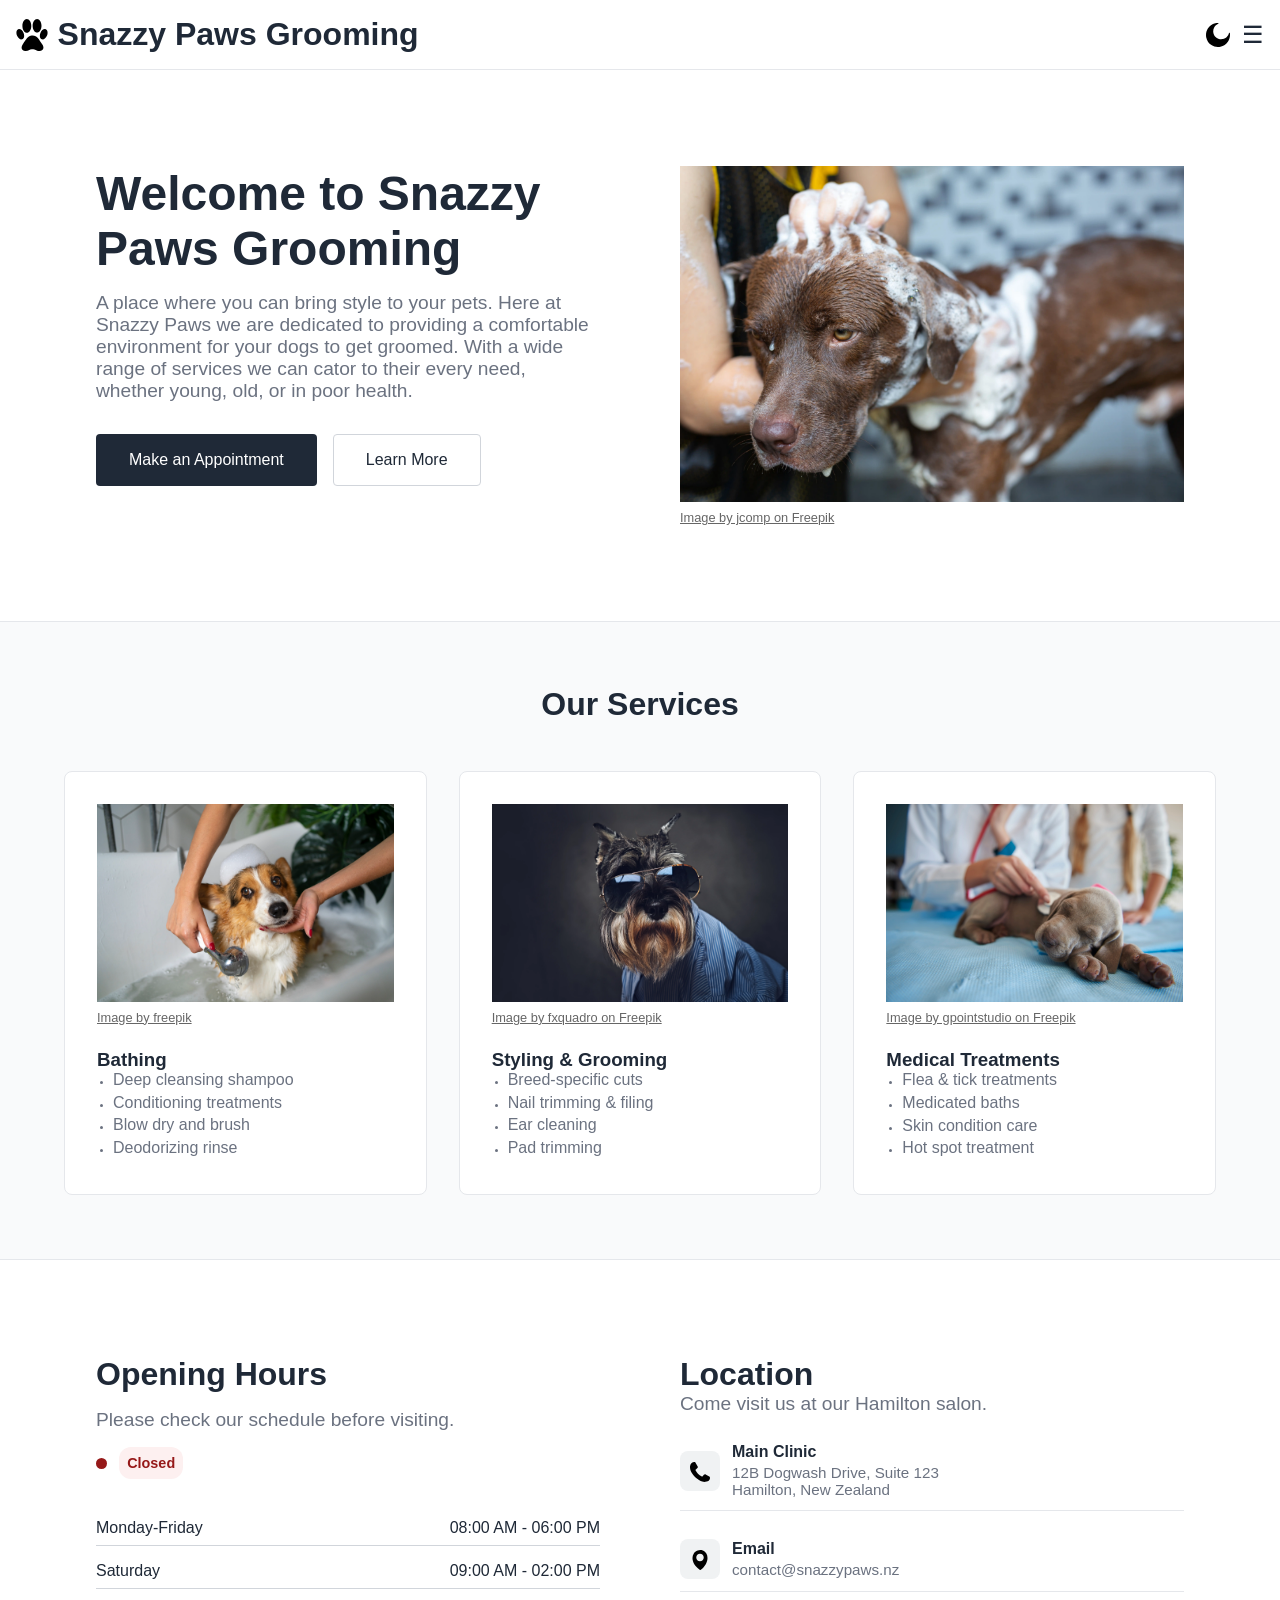
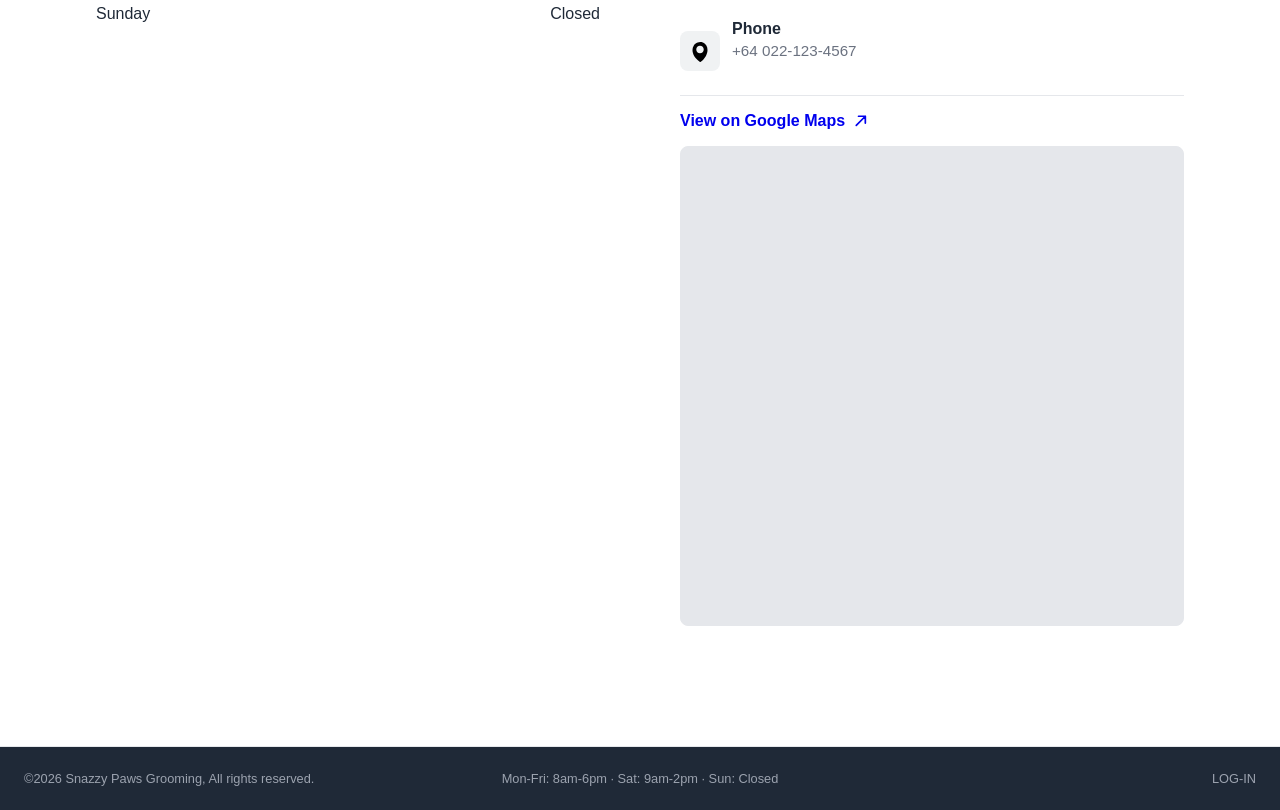
<file: index.html>
<!DOCTYPE html>
<html lang="en">

<head>
    <meta charset="UTF-8">
    <meta name="viewport" content="width=device-width, initial-scale=1.0">
    <meta name="description" content="Snazzy Paws Grooming Home.">

    <!-- Document Title + Icon -->
    <title>Home</title>
    <link rel="Icon" type="image/x-icon" href="images/icons/young_dog.svg">

    <link rel="stylesheet" href="https://www.w3schools.com/w3css/5/w3.css">
    <link rel="stylesheet" href="styles/main.css">
</head>

<body>
    <!-- Navigation Bar -->
    <header class="w3-bar">
        <!-- Icon + Title -->
        <h2 class="header-title w3-bar-item">
            <a href="index.html" class="home-link">
                <img src="images/icons/paw.svg" alt="Snazzy Paws Logo" class="nav-icon">

                <span class="full-title">Snazzy Paws Grooming</span>
                <span class="short-title">Snazzy Paws</span>
            </a>
        </h2>

        <!-- Navigation Buttons -->
        <div class="button-group desktop-nav w3-bar-item">
            <button id="theme-toggle" class="theme-toggle-btn">
                <img src="images/icons/moon.svg" alt="Toggle dark mode" class="theme-icon">
            </button>
            <a href="gallery.html" class="w3-button">Gallery</a>
            <a href="services.html" class="w3-button">View Services</a>
            <a href="contact.html" class="w3-button">Contact Us</a>
            <a href="privacy.html" class="w3-button">Privacy Policy</a>
            <a href="staff-roster.html" class="w3-button">Staff Roster</a>
            <a href="booking.html" class="dark w3-button">Book Now</a>
        </div>

        <!-- Mobile dropdown button -->
        <div class="mobile-nav w3-bar-item">
            <button id="theme-toggle-mobile" class="theme-toggle-btn">
                <img src="images/icons/moon.svg" alt="Toggle dark mode" class="theme-icon">
            </button>
            <button id="mobile-menu-toggle">☰</button>
            <div id="mobile-menu" class="mobile-menu hidden">
                <a href="gallery.html" class="w3-button">Gallery</a>
                <a href="services.html" class="w3-button">View Services</a>
                <a href="contact.html" class="w3-button">Contact Us</a>
                <a href="privacy.html" class="w3-button">Privacy Policy</a>
                <a href="staff-roster.html" class="w3-button">Staff Roster</a>
                <a href="booking.html" class="dark w3-button">Book Now</a>
            </div>
        </div>
    </header>

    <!-- Core Page Content -->
    <main>
        <!-- Welcome Section (introduction and initial image) -->
        <section class="w3-container">
            <div class="split">
                <div class="card w3-card">
                    <h1>Welcome to Snazzy Paws Grooming</h1>
                    <p>A place where you can bring style to your pets. Here at Snazzy Paws we are dedicated to providing
                        a comfortable environment for your dogs to get groomed. With a wide range of services we can
                        cator
                        to their every need, whether young, old, or in poor health.
                    </p>
                    <div class="button-group">
                        <a href="booking.html" class="dark w3-button">Make an Appointment</a>
                        <a href="services.html" class="w3-button">Learn More</a>
                    </div>
                </div>

                <!-- First image customers will see. -->
                <div class="card image-card w3-card">
                    <picture>
                        <source srcset="
                            images/gallery/jcomp_low.webp 480w,
                            images/gallery/jcomp_medium.webp 768w,
                            images/gallery/jcomp_full.webp 2000w" sizes="
                                (max-width: 480px) 480px,
                                (max-width: 768px) 768px,
                                2000px" type="image/webp">
                        <img src="images/gallery/jcomp_full.webp" class="placeholder-image"
                            alt="Dog getting cleaned with soap" loading="lazy">
                    </picture>
                    <a href="https://www.freepik.com/free-photo/young-woman-taking-bath-with-her-favorite-dog-world-dog-love-day-concept_15640405.htm#fromView=keyword&page=2&position=1&uuid=e41bf6a6-319d-4314-92cb-4e85a00b60e2&query=Dog+grooming"
                        class="image-credit">Image by jcomp on Freepik</a>
                </div>
            </div>
        </section>

        <!-- Services Preview Section -->
        <section class="dark w3-container">
            <div class="section-inner">
                <h2 class="center-text header-margin">Our Services</h2>

                <!-- Grid of Cards-->
                <div class="card-grid">
                    <div class="service-card w3-card">
                        <picture>
                            <source srcset="
                                images/gallery/dog_wash_low.webp 480w,
                                images/gallery/dog_wash_medium.webp 768w,
                                images/gallery/dog_wash_full.webp 2000w" sizes="
                                    (max-width: 480px) 480px,
                                    (max-width: 768px) 768px,
                                    2000px" type="image/webp">

                            <img src="images/gallery/dog_wash_full.webp" class="placeholder-image"
                                alt="Dog getting washed with soap" loading="lazy">
                        </picture>
                        <a href="https://www.freepik.com/free-photo/washing-pet-dog-home_30994379.htm"
                            class="image-credit half-margin">Image by freepik</a>

                        <h3 class="quarter-margin">Bathing</h3>
                        <ul>
                            <li>Deep cleansing shampoo</li>
                            <li>Conditioning treatments</li>
                            <li>Blow dry and brush</li>
                            <li>Deodorizing rinse</li>
                        </ul>
                    </div>

                    <div class="service-card w3-card">
                        <picture>
                            <source srcset="
                                images/gallery/dog_sunglasses_low.webp 480w,
                                images/gallery/dog_sunglasses_medium.webp 768w,
                                images/gallery/dog_sunglasses_full.webp 2000w" sizes="
                                    (max-width: 480px) 480px,
                                    (max-width: 768px) 768px,
                                    2000px" type="image/webp">

                            <img src="images/gallery/dog_sunglass_full.webp" class="placeholder-image"
                                alt="Dog wearing sunglasses" loading="lazy">
                        </picture>
                        <a href="https://www.freepik.com/free-photo/studio-portrait-fashionable-schnauzer-dogs-dressed-blue-shirt-sunglasses_24403038.htm"
                            class="image-credit half-margin">Image by fxquadro on Freepik</a>

                        <h3 class="quarter-margin">Styling & Grooming</h3>
                        <ul>
                            <li>Breed-specific cuts</li>
                            <li>Nail trimming & filing</li>
                            <li>Ear cleaning</li>
                            <li>Pad trimming</li>
                        </ul>
                    </div>

                    <div class="service-card w3-card">
                        <picture>
                            <source srcset="
                                images/gallery/dog_doctor_low.webp 480w,
                                images/gallery/dog_doctor_medium.webp 768w,
                                images/gallery/dog_doctor_full.webp 2000w" sizes="
                                    (max-width: 480px) 480px,
                                    (max-width: 768px) 768px,
                                    2000px" type="image/webp">

                            <img src="images/gallery/dog_doctor_full.webp" class="placeholder-image"
                                alt="Dog getting medical checkup" loading="lazy">
                        </picture>
                        <a href="https://www.freepik.com/free-photo/routine-check-puppy-s-health_13133770.htm#fromView=search&page=3&position=2&uuid=cdb6e37a-cdc2-4c95-b731-fb04bb6a717f&query=dog+medical+treatment"
                            class="image-credit half-margin">Image by gpointstudio on Freepik</a>

                        <h3 class="quarter-margin">Medical Treatments</h3>
                        <ul>
                            <li>Flea & tick treatments</li>
                            <li>Medicated baths</li>
                            <li>Skin condition care</li>
                            <li>Hot spot treatment</li>
                        </ul>
                    </div>
                </div>
            </div>
        </section>

        <!-- Open Hours + Salon Location Section -->
        <section class="w3-container">
            <div class="split">
                <!-- Open Hours Card -->
                <div class="card w3-card">
                    <h2>Opening Hours</h2>
                    <p>Please check our schedule before visiting.</p>

                    <!-- Status Indicator -->
                    <div class="status-container">
                        <div class="status-bullet"></div>

                        <div class="status-card open">
                            <span>Open Now</span>
                        </div>
                    </div>

                    <!-- Salon Hours List -->
                    <div class="hours-list">
                        <div class="hours-row">
                            <span class="day">Monday-Friday</span>
                            <span class="time">08:00 AM - 06:00 PM</span>
                        </div>
                        <div class="hours-row">
                            <span class="day">Saturday</span>
                            <span class="time">09:00 AM - 02:00 PM</span>
                        </div>
                        <div class="hours-row">
                            <span class="day">Sunday</span>
                            <span class="time">Closed</span>
                        </div>
                    </div>
                </div>

                <!-- Salon Location Card -->
                <div class="card w3-card">
                    <div>
                        <h2>Location</h2>
                        <p>Come visit us at our Hamilton salon.</p>
                    </div>

                    <div class="contact-card">
                        <div class="contact-card-icon-holder">
                            <img src="images/icons/phone.svg" alt="" class="contact-card-icon">
                        </div>

                        <div class="contact-card-text">
                            <span class="contact-card-title">Main Clinic</span>
                            <span class="contact-card-detail">12B Dogwash Drive, Suite 123<br>Hamilton, New
                                Zealand</span>
                        </div>
                    </div>

                    <div class="contact-card">
                        <div class="contact-card-icon-holder">
                            <img src="images/icons/map_pin.svg" alt="" class="contact-card-icon">
                        </div>

                        <div class="contact-card-text">
                            <span class="contact-card-title">Email</span>
                            <span class="contact-card-detail">contact@snazzypaws.nz</span>
                        </div>
                    </div>

                    <div class="contact-card">
                        <div class="contact-card-icon-holder">
                            <img src="images/icons/map_pin.svg" alt="" class="contact-card-icon">
                        </div>

                        <div class="contact-card-text half-margin">
                            <span class="contact-card-title">Phone</span>
                            <span class="contact-card-detail">+64 022-123-4567</span>
                        </div>
                    </div>

                    <div class="half-margin">
                        <a href="https://maps.app.goo.gl/GqcBo66sTEDNV7tZ8" class="map-link">
                            <strong>View on Google Maps</strong>

                            <!-- SVG gives me more control over the look of the element, unlike IMG -->
                            <svg class="external-link-icon" viewBox="0 0 12 12" fill="none"
                                xmlns="http://www.w3.org/2000/svg">
                                <path d="M2 10L10 2M10 2H4M10 2V8" stroke="currentColor" stroke-width="1.5"
                                    stroke-linecap="round" stroke-linejoin="round" />
                            </svg>
                        </a>

                        <div class="embedded-map">
                            <iframe
                                src="https://maps.google.com/maps?width=600&amp;height=400&amp;hl=en&amp;q=hamilton&amp;t=&amp;z=14&amp;ie=UTF8&amp;iwloc=B&amp;output=embed"
                                loading="lazy" allowfullscreen referrerpolicy="no-referrer-when-downgrade">
                            </iframe>
                        </div>
                    </div>
                </div>
            </div>
        </section>

        <div class="scroll-top-wrapper">
            <button class="scroll-top-btn" id="scroll-top-btn"
                onclick="window.scrollTo({top:0, behavior:'smooth'})">↑</button>
        </div>
    </main>

    <!-- Footer Bar -->
    <footer class="w3-bar">
        <p>©2026 Snazzy Paws Grooming, All rights reserved.</p>
        <p>Mon-Fri: 8am-6pm · Sat: 9am-2pm · Sun: Closed</p>
        <p>LOG-IN</p>
    </footer>

    <!-- Link JS -->
    <script src="js/main.js"></script>
</body>

</html>
</file>
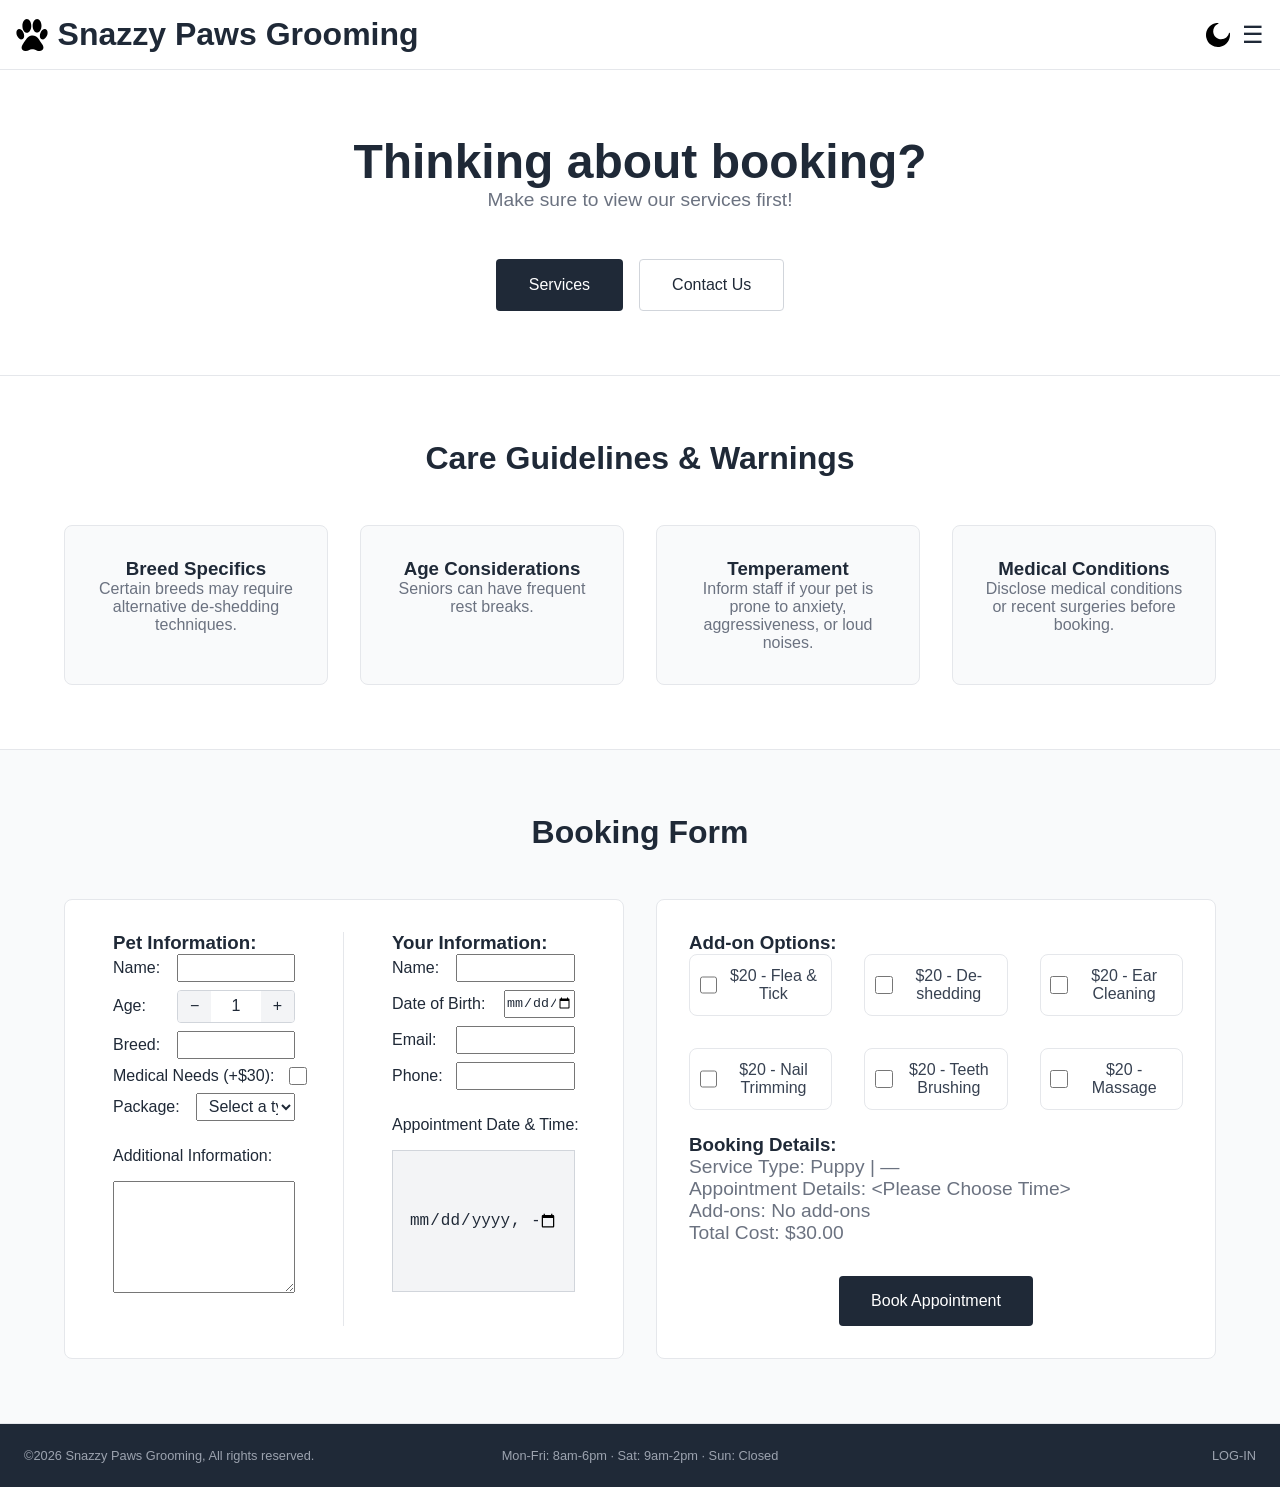
<file: booking.html>
<!DOCTYPE html>
<html lang="en">

<head>
    <meta charset="UTF-8">
    <meta name="viewport" content="width=device-width, initial-scale=1.0">
    <meta name="description" content="Snazzy Paws Grooming Booking.">

    <!-- Document Title + Icon -->
    <title>Booking</title>
    <link rel="Icon" type="image/x-icon" href="images/icons/young_dog.svg">

    <link rel="stylesheet" href="https://www.w3schools.com/w3css/5/w3.css">
    <link rel="stylesheet" href="styles/main.css">
</head>

<body>
    <!-- Navigation Bar -->
    <header class="w3-bar">
        <!-- Icon + Title -->
        <h2 class="header-title w3-bar-item">
            <a href="index.html" class="home-link">
                <img src="images/icons/paw.svg" alt="Snazzy Paws Logo" class="nav-icon">
                <span class="full-title">Snazzy Paws Grooming</span>
                <span class="short-title">Snazzy Paws</span>
            </a>
        </h2>

        <!-- Navigation Buttons -->
        <div class="button-group desktop-nav w3-bar-item">
            <button id="theme-toggle" class="theme-toggle-btn">
                <img src="images/icons/moon.svg" alt="Toggle dark mode" class="theme-icon">
            </button>
            <a href="gallery.html" class="w3-button">Gallery</a>
            <a href="services.html" class="w3-button">View Services</a>
            <a href="contact.html" class="w3-button">Contact Us</a>
            <a href="privacy.html" class="w3-button">Privacy Policy</a>
            <a href="staff-roster.html" class="w3-button">Staff Roster</a>
            <a href="booking.html" class="dark w3-button">Book Now</a>
        </div>

        <!-- Mobile dropdown button -->
        <div class="mobile-nav w3-bar-item">
            <button id="theme-toggle-mobile" class="theme-toggle-btn">
                <img src="images/icons/moon.svg" alt="Toggle dark mode" class="theme-icon">
            </button>
            <button id="mobile-menu-toggle">☰</button>
            <div id="mobile-menu" class="mobile-menu hidden">
                <a href="gallery.html" class="w3-button">Gallery</a>
                <a href="services.html" class="w3-button">View Services</a>
                <a href="contact.html" class="w3-button">Contact Us</a>
                <a href="privacy.html" class="w3-button">Privacy Policy</a>
                <a href="staff-roster.html" class="w3-button">Staff Roster</a>
                <a href="booking.html" class="dark w3-button">Book Now</a>
            </div>
        </div>
    </header>

    <!-- Core Page Content -->
    <main>
        <!-- Welcome Section -->
        <section class="w3-container">
            <div class="section-inner center-hero">
                <h1 class="center-text">Thinking about booking?</h1>
                <p class="center-text header-margin">Make sure to view our services first!</p>

                <div class="button-group">
                    <a href="services.html" class="dark w3-button">Services</a>
                    <a href="contact.html" class="w3-button">Contact Us</a>
                </div>
            </div>
        </section>

        <!-- Care Guidelines & Warnings Section -->
        <section class="w3-container">
            <div class="section-inner">
                <h2 class="center-text header-margin">Care Guidelines & Warnings</h2>

                <!-- Grid of Cards-->
                <div class="card-grid">
                    <div class="service-card w3-card">
                        <h3 class="center-text quarter-margin">Breed Specifics</h3>
                        <p class="center-text">Certain breeds may require alternative de-shedding techniques.</p>
                    </div>

                    <div class="service-card w3-card">
                        <h3 class="center-text quarter-margin">Age Considerations</h3>
                        <p class="center-text">Seniors can have frequent rest breaks.</p>
                    </div>

                    <div class="service-card w3-card center-text">
                        <h3 class="center-text quarter-margin">Temperament</h3>
                        <p class="center-text">Inform staff if your pet is prone to anxiety,
                            aggressiveness, or loud noises.
                        </p>
                    </div>

                    <div class="service-card w3-card center-text">
                        <h3 class="center-text quarter-margin">Medical Conditions</h3>
                        <p class="center-text">Disclose medical conditions or recent surgeries before booking.</p>
                    </div>
                </div>
            </div>
        </section>

        <!-- Booking Form Section -->
        <section class="dark w3-container">
            <div class="section-inner">
                <h2 class="center-text header-margin">Booking Form</h2>

                <form id="booking-form">
                    <div class="card-grid">
                        <div class="booking-card w3-card">
                            <div class="booking-group">
                                <h3 id="start" class="quarter-margin">Pet Information:</h3>

                                <div class="booking-field">
                                    <label for="dog-name">Name:</label>
                                    <input type="text" id="dog-name" name="dog-name" required minlength="2">
                                </div>

                                <div class="booking-field">
                                    <label for="age">Age:</label>
                                    <div class="number-input">
                                        <button type="button" class="number-btn"
                                            onclick="this.parentNode.querySelector('input').stepDown(); updateSummary()">−</button>
                                        <input type="number" id="age" required min="1" max="40" value="1"
                                            onkeydown="return ['Backspace','Tab','ArrowLeft','ArrowRight'].includes(event.key) || /[0-9]/.test(event.key)">
                                        <button type="button" class="number-btn"
                                            onclick="this.parentNode.querySelector('input').stepUp(); updateSummary()">+</button>
                                    </div>
                                </div>

                                <div class="booking-field">
                                    <label for="breed">Breed:</label>
                                    <input type="text" id="breed" name="breed" required minlength="2">
                                </div>

                                <div class="booking-field">
                                    <label for="medical" class="label-wider">Medical Needs (+$30):</label>
                                    <input type="checkbox" id="medical" name="medical">
                                </div>

                                <div class="booking-field">
                                    <label for="package-type" class="label-wide">Package:</label>
                                    <select id="package-type" name="package-type" required>
                                        <option value="" disabled selected>Select a type</option>
                                        <option value="haircut">Haircut - $25</option>
                                        <option value="spa">Spa - $30</option>
                                        <option value="brushing">Brushing - $20</option>
                                        <option value="full">Full - $50</option>
                                    </select>
                                </div>

                                <br>

                                <div class="booking-field stacked">
                                    <label for="extra">Additional Information:</label>
                                    <textarea id="extra" name="extra" maxlength="250"></textarea>
                                </div>
                            </div>

                            <div class="booking-group">
                                <h3 class="quarter-margin">Your Information:</h3>

                                <div class="booking-field">
                                    <label for="client-name">Name:</label>
                                    <input type="text" id="client-name" name="client-name" required minlength="2">
                                </div>

                                <div class="booking-field">
                                    <label for="dob" class="label-wide">Date of Birth:</label>
                                    <input type="date" id="dob" required>
                                </div>

                                <div class="booking-field">
                                    <label for="email">Email:</label>
                                    <input type="text" id="email" name="email" required minlength="4">
                                </div>

                                <div class="booking-field">
                                    <label for="phone">Phone:</label>
                                    <input type="text" id="phone" name="phone" required minlength="7"
                                        onkeydown="return ['Backspace','Tab','ArrowLeft','ArrowRight','+','Space'].includes(event.key) || /[0-9]/.test(event.key)">
                                </div>

                                <br>

                                <div class="booking-field stacked">
                                    <label for="datetime">Appointment Date & Time:</label>
                                    <input type="datetime-local" id="datetime" class="appointment-date-input" required>
                                </div>
                            </div>
                        </div>

                        <div class="booking-card vertical w3-card">
                            <h3 id="addons" class="quarter-margin">Add-on Options:</h3>

                            <!-- Grid of Cards-->
                            <div class="card-grid minimal-grid half-margin">
                                <div class="service-card minimal addon-card"
                                    onclick="this.querySelector('.addon-checkbox').click()">
                                    <input type="checkbox" id="addon-flea" class="addon-checkbox"
                                        onclick="event.stopPropagation()">
                                    <p>$20 - Flea & Tick</p>
                                </div>
                                <div class="service-card minimal addon-card"
                                    onclick="this.querySelector('.addon-checkbox').click()">
                                    <input type="checkbox" id="addon-deshed" class="addon-checkbox"
                                        onclick="event.stopPropagation()">
                                    <p>$20 - De-shedding</p>
                                </div>
                                <div class="service-card minimal addon-card"
                                    onclick="this.querySelector('.addon-checkbox').click()">
                                    <input type="checkbox" id="addon-ear" class="addon-checkbox"
                                        onclick="event.stopPropagation()">
                                    <p>$20 - Ear Cleaning</p>
                                </div>
                                <div class="service-card minimal addon-card"
                                    onclick="this.querySelector('.addon-checkbox').click()">
                                    <input type="checkbox" id="addon-nail" class="addon-checkbox"
                                        onclick="event.stopPropagation()">
                                    <p>$20 - Nail Trimming</p>
                                </div>
                                <div class="service-card minimal addon-card"
                                    onclick="this.querySelector('.addon-checkbox').click()">
                                    <input type="checkbox" id="addon-teeth" class="addon-checkbox"
                                        onclick="event.stopPropagation()">
                                    <p>$20 - Teeth Brushing</p>
                                </div>
                                <div class="service-card minimal addon-card"
                                    onclick="this.querySelector('.addon-checkbox').click()">
                                    <input type="checkbox" id="addon-massage" class="addon-checkbox"
                                        onclick="event.stopPropagation()">
                                    <p>$20 - Massage</p>
                                </div>
                            </div>

                            <h3 class="quarter-margin">Booking Details:</h3>

                            <p class="quarter-margin mobile-margin">Service Type: <span id="summary-service">—</span></p>
                            <p class="quarter-margin mobile-margin">Appointment Details: <span id="summary-appointment">—</span></p>
                            <p class="quarter-margin mobile-margin">Add-ons: <span id="summary-addons">No add-ons</span></p>
                            <p class="half-margin">Total Cost: <span id="summary-cost">$0</span></p>

                            <button type="submit" class="dark w3-button submit-btn">Book Appointment</button>
                        </div>
                    </div>
                </form>
            </div>
        </section>
    </main>

    <!-- Footer Bar -->
    <footer class="w3-bar">
        <p>©2026 Snazzy Paws Grooming, All rights reserved.</p>
        <p>Mon-Fri: 8am-6pm · Sat: 9am-2pm · Sun: Closed</p>
        <p>LOG-IN</p>
    </footer>

    <!-- Link JS -->
    <script src="js/main.js"></script>
    <script src="js/booking.js"></script>
</body>

</html>
</file>
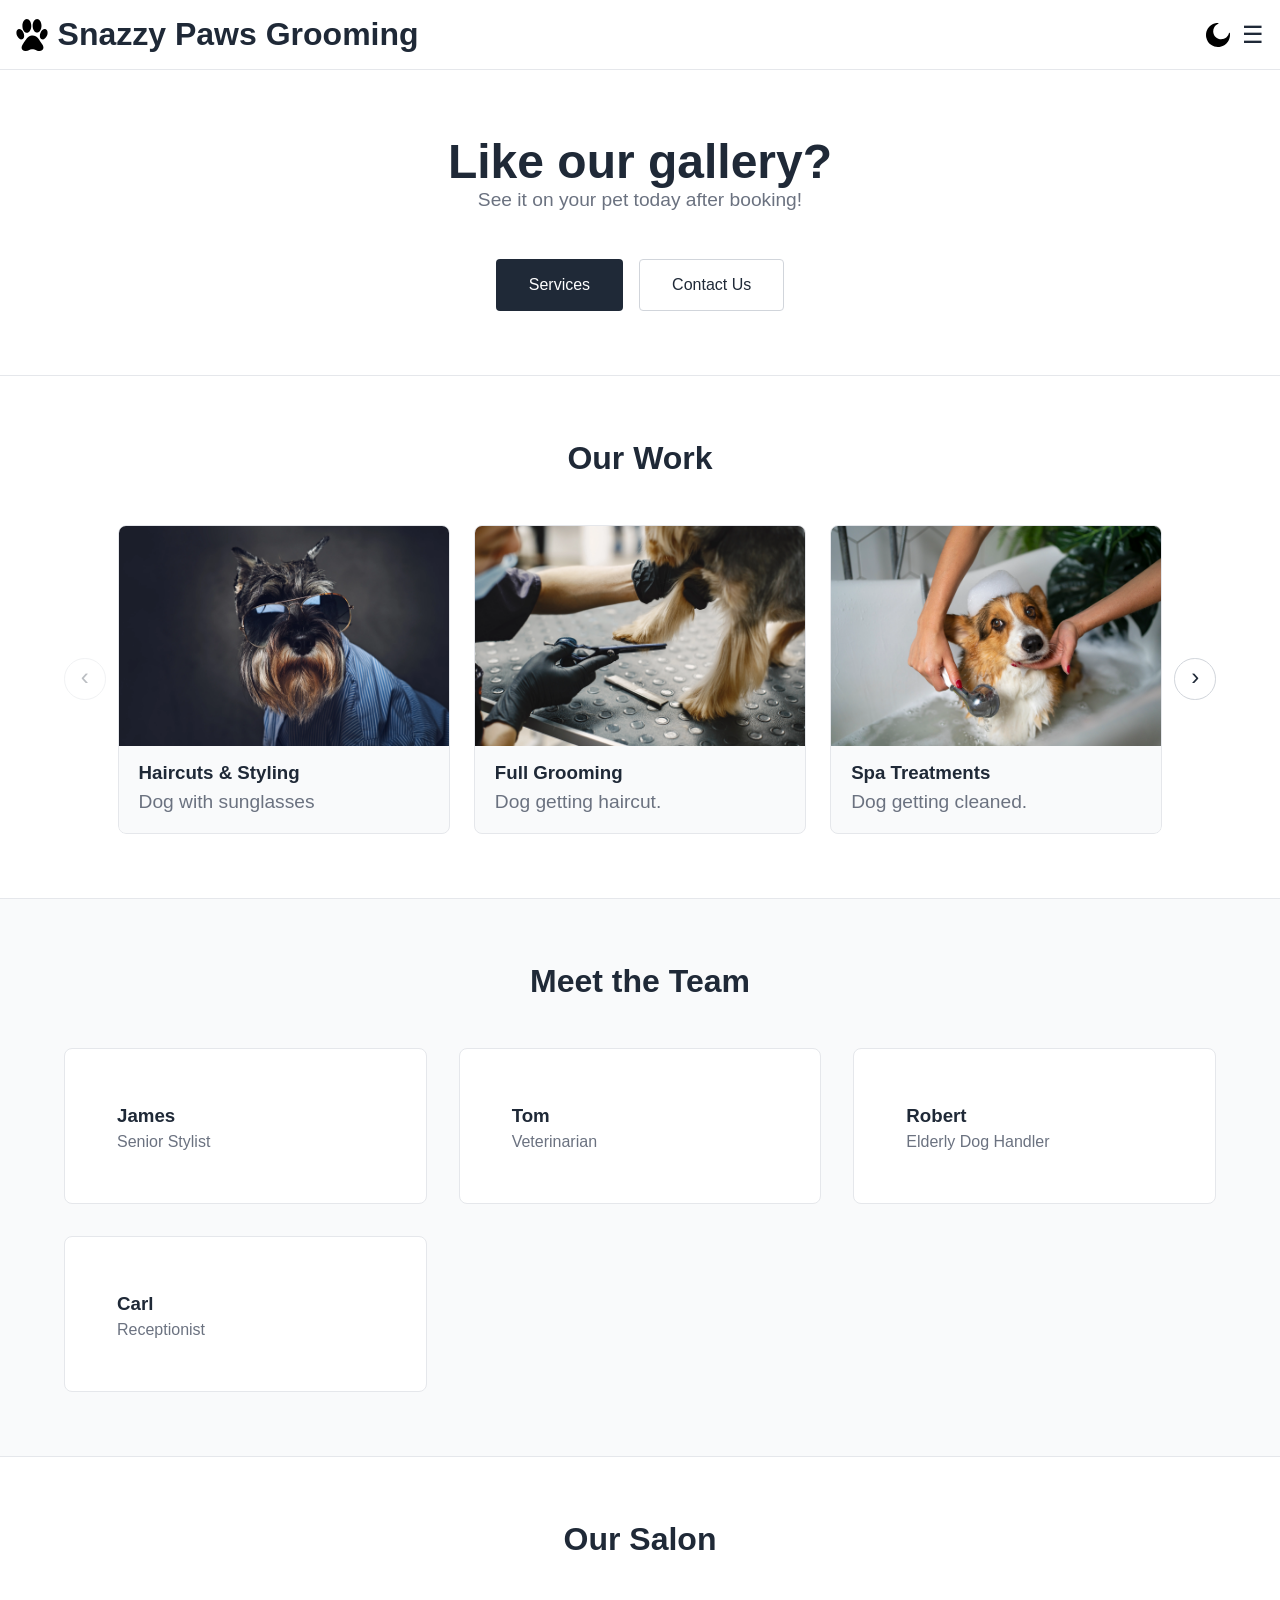
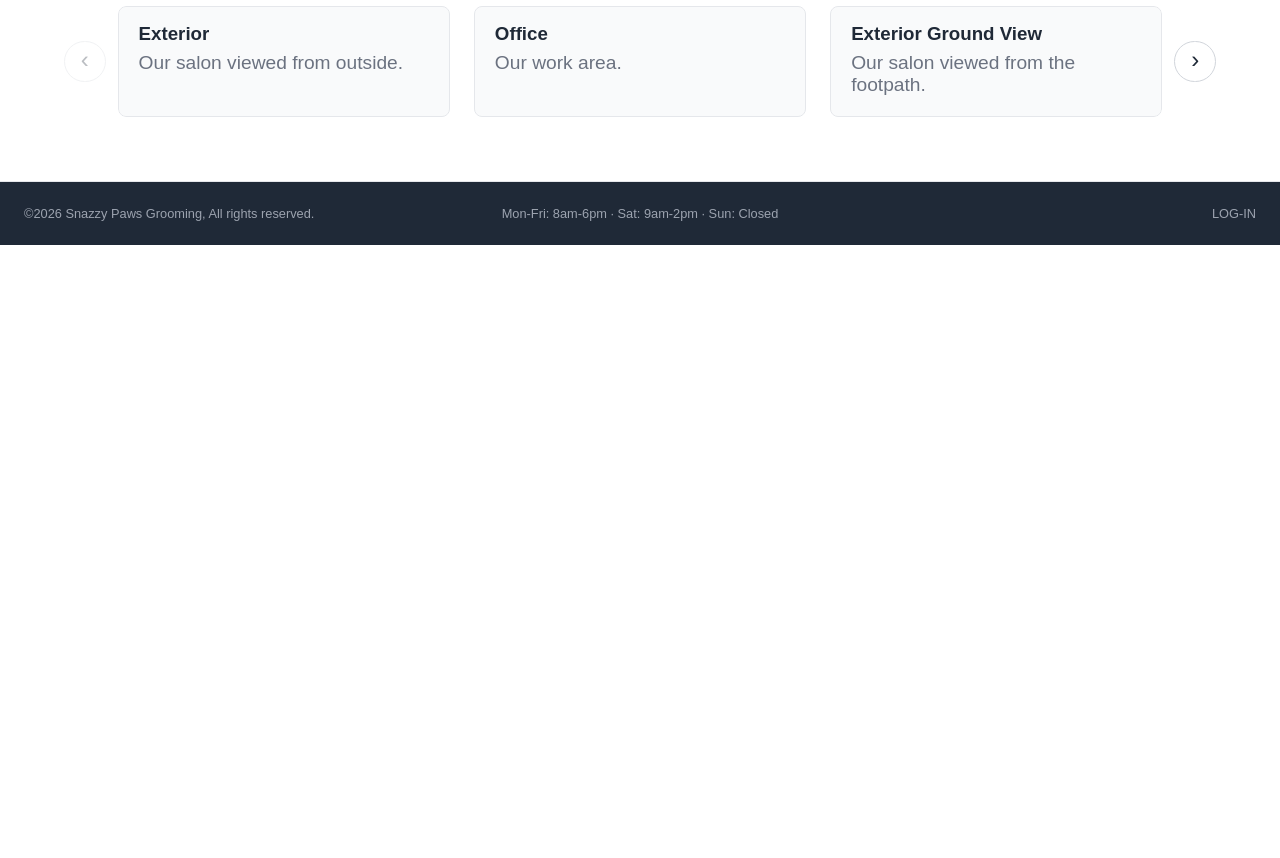
<file: gallery.html>
<!DOCTYPE html>
<html lang="en">

<head>
    <meta charset="UTF-8">
    <meta name="viewport" content="width=device-width, initial-scale=1.0">
    <meta name="description" content="Snazzy Paws Grooming Gallery.">

    <!-- Document Title + Icon -->
    <title>Gallery</title>
    <link rel="Icon" type="image/x-icon" href="images/icons/young_dog.svg">

    <link rel="stylesheet" href="https://www.w3schools.com/w3css/5/w3.css">
    <link rel="stylesheet" href="styles/main.css">
    <link rel="stylesheet" href="styles/gallery.css">
</head>

<body>
    <!-- Navigation Bar -->
    <header class="w3-bar">
        <!-- Icon + Title -->
        <h2 class="header-title">
            <a href="index.html" class="home-link">
                <img src="images/icons/paw.svg" alt="Snazzy Paws Logo" class="nav-icon">

                <span class="full-title">Snazzy Paws Grooming</span>
                <span class="short-title">Snazzy Paws</span>
            </a>
        </h2>

        <!-- Navigation Buttons -->
        <div class="button-group desktop-nav w3-bar-item">
            <button id="theme-toggle" class="theme-toggle-btn">
                <img src="images/icons/moon.svg" alt="Toggle dark mode" class="theme-icon">
            </button>
            <a href="gallery.html" class="w3-button">Gallery</a>
            <a href="services.html" class="w3-button">View Services</a>
            <a href="contact.html" class="w3-button">Contact Us</a>
            <a href="privacy.html" class="w3-button">Privacy Policy</a>
            <a href="staff-roster.html" class="w3-button">Staff Roster</a>
            <a href="booking.html" class="dark w3-button">Book Now</a>
        </div>

        <!-- Mobile dropdown button -->
        <div class="mobile-nav w3-bar-item">
            <button id="theme-toggle-mobile" class="theme-toggle-btn">
                <img src="images/icons/moon.svg" alt="Toggle dark mode" class="theme-icon">
            </button>
            <button id="mobile-menu-toggle">☰</button>
            <div id="mobile-menu" class="mobile-menu hidden">
                <a href="gallery.html" class="w3-button">Gallery</a>
                <a href="services.html" class="w3-button">View Services</a>
                <a href="contact.html" class="w3-button">Contact Us</a>
                <a href="privacy.html" class="w3-button">Privacy Policy</a>
                <a href="staff-roster.html" class="w3-button">Staff Roster</a>
                <a href="booking.html" class="dark w3-button">Book Now</a>
            </div>
        </div>
    </header>

    <!-- Core Page Content -->
    <main>
        <!-- Welcome Section -->
        <section class="w3-container">
            <div class="section-inner center-hero">
                <h1 class="center-text">Like our gallery?</h1>
                <p class="center-text header-margin">See it on your pet today after booking!</p>

                <div class="button-group">
                    <a href="services.html" class="dark w3-button">Services</a>
                    <a href="contact.html" class="w3-button">Contact Us</a>
                </div>
            </div>
        </section>

        <!-- Our Work (carousel) -->
        <section class="gallery-carousel-section w3-container">
            <div class="section-inner">
                <h2 class="center-text header-margin">Our Work</h2>

                <div id="work-carousel">
                    <div class="carousel-outer">
                        <button class="carousel-arrow prev" aria-label="Previous">&#8249;</button>
                        <div class="carousel-track-wrapper">
                            <div class="carousel-track"></div>
                        </div>
                        <button class="carousel-arrow next" aria-label="Next">&#8250;</button>
                    </div>
                    <div class="carousel-dots"></div>
                </div>
            </div>
        </section>

        <!-- Meet the Team -->
        <section class="dark w3-container">
            <div class="section-inner">
                <h2 class="center-text header-margin">Meet the Team</h2>
                <div id="team-section"></div>
            </div>
        </section>

        <!-- Our Salon -->
        <section class="w3-container">
            <div class="section-inner">
                <h2 class="center-text header-margin">Our Salon</h2>
                <div id="salon-section"></div>
            </div>
        </section>

        <div class="scroll-top-wrapper">
            <button class="scroll-top-btn" id="scroll-top-btn"
                onclick="window.scrollTo({top:0, behavior:'smooth'})">↑</button>
        </div>
    </main>

    <!-- Footer Bar -->
    <footer class="w3-bar">
        <p>©2026 Snazzy Paws Grooming, All rights reserved.</p>
        <p>Mon-Fri: 8am-6pm · Sat: 9am-2pm · Sun: Closed</p>
        <p>LOG-IN</p>
    </footer>

    <!-- Link JS -->
    <script src="js/main.js"></script>
    <script src="js/gallery.js"></script>
</body>

</html>
</file>
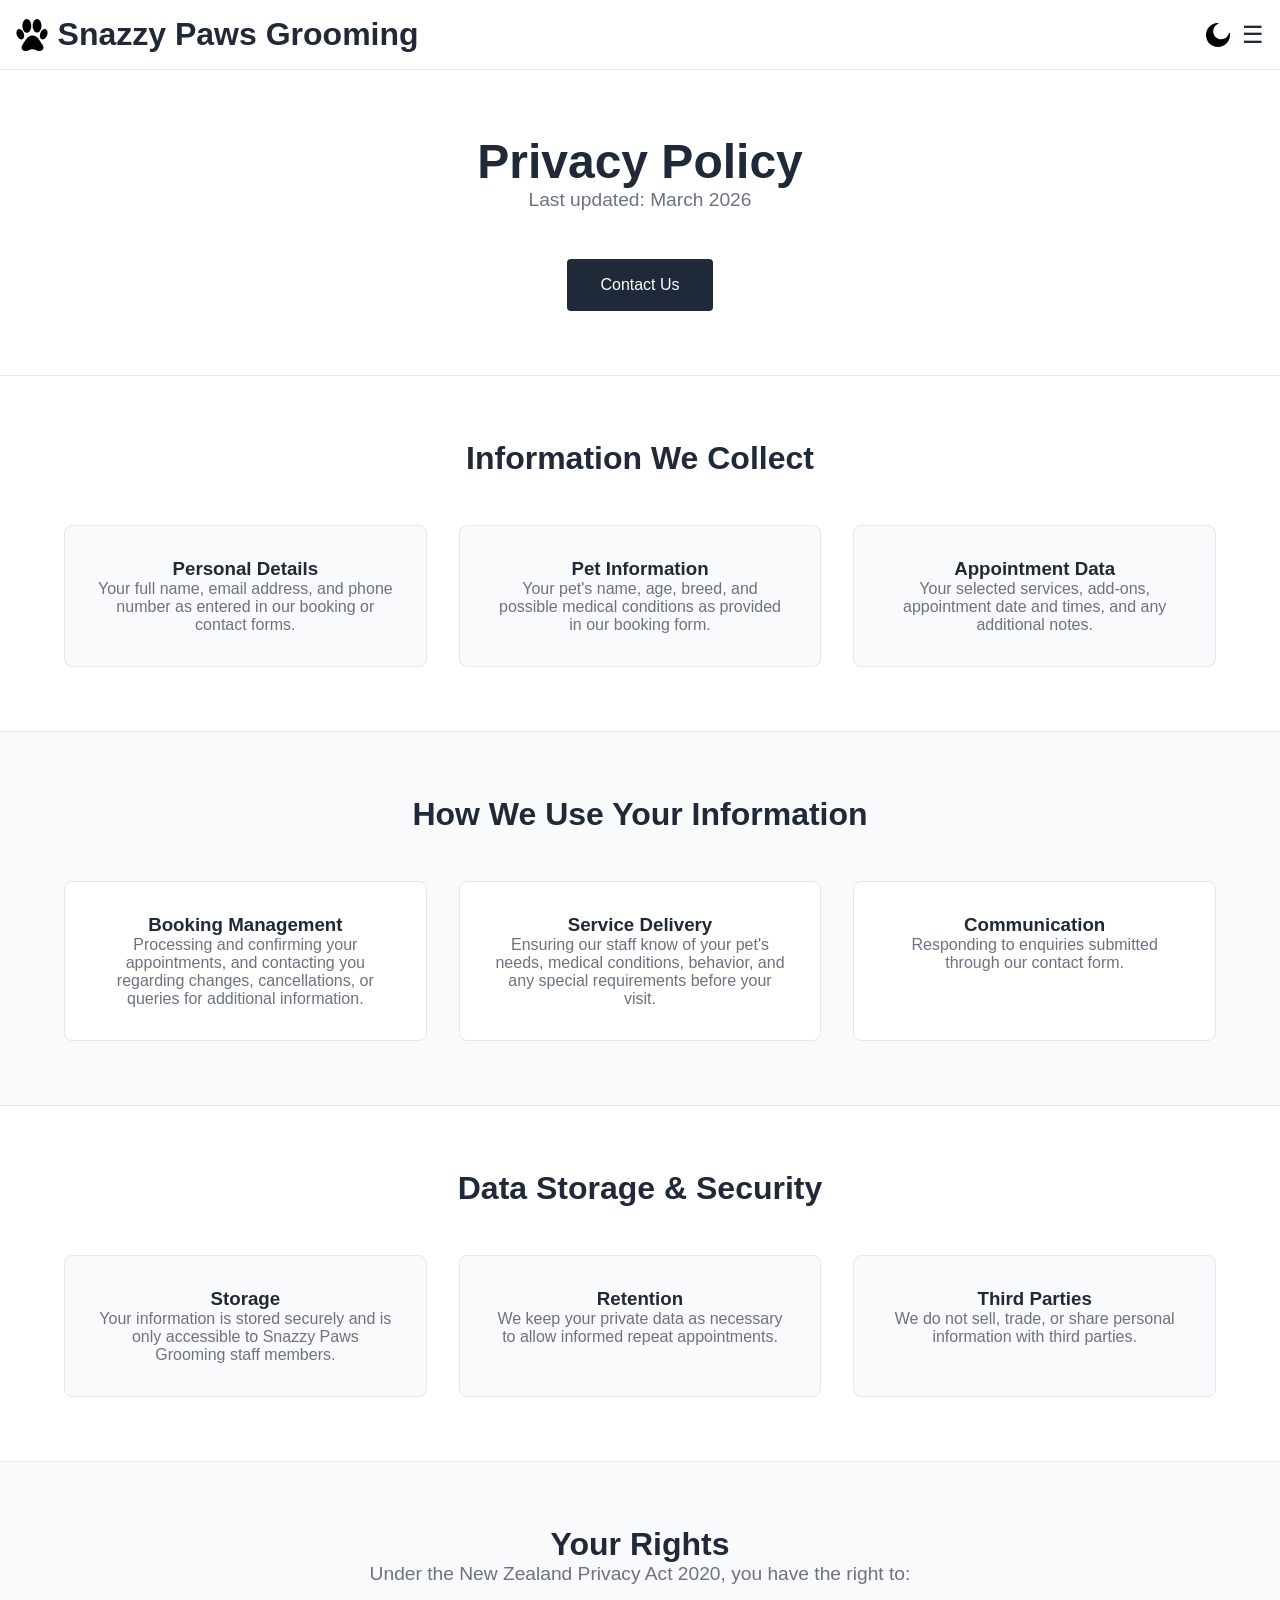
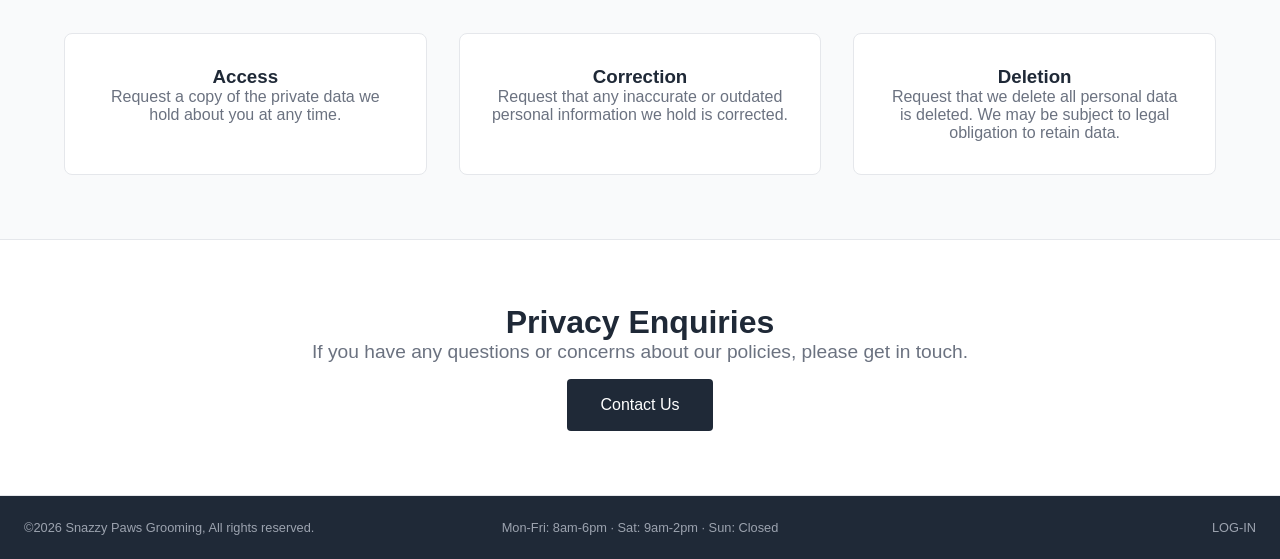
<file: privacy.html>
<!DOCTYPE html>
<html lang="en">

<head>
    <meta charset="UTF-8">
    <meta name="viewport" content="width=device-width, initial-scale=1.0">
    <meta name="description" content="Snazzy Paws Grooming Privacy Policy.">

    <!-- Document Title + Icon -->
    <title>Privacy Policy</title>
    <link rel="Icon" type="image/x-icon" href="images/icons/young_dog.svg">

    <link rel="stylesheet" href="https://www.w3schools.com/w3css/5/w3.css">
    <link rel="stylesheet" href="styles/main.css">
</head>

<body>
    <!-- Navigation Bar -->
    <header class="w3-bar">
        <!-- Icon + Title -->
        <h2 class="header-title w3-bar-item">
            <a href="index.html" class="home-link">
                <img src="images/icons/paw.svg" alt="Snazzy Paws Logo" class="nav-icon">
                <span class="full-title">Snazzy Paws Grooming</span>
                <span class="short-title">Snazzy Paws</span>
            </a>
        </h2>

        <!-- Navigation Buttons -->
        <div class="button-group desktop-nav w3-bar-item">
            <button id="theme-toggle" class="theme-toggle-btn">
                <img src="images/icons/moon.svg" alt="Toggle dark mode" class="theme-icon">
            </button>
            <a href="gallery.html" class="w3-button">Gallery</a>
            <a href="services.html" class="w3-button">View Services</a>
            <a href="contact.html" class="w3-button">Contact Us</a>
            <a href="privacy.html" class="w3-button">Privacy Policy</a>
            <a href="staff-roster.html" class="w3-button">Staff Roster</a>
            <a href="booking.html" class="dark w3-button">Book Now</a>
        </div>

        <!-- Mobile dropdown button -->
        <div class="mobile-nav w3-bar-item">
            <button id="theme-toggle-mobile" class="theme-toggle-btn">
                <img src="images/icons/moon.svg" alt="Toggle dark mode" class="theme-icon">
            </button>
            <button id="mobile-menu-toggle">☰</button>
            <div id="mobile-menu" class="mobile-menu hidden">
                <a href="gallery.html" class="w3-button">Gallery</a>
                <a href="services.html" class="w3-button">View Services</a>
                <a href="contact.html" class="w3-button">Contact Us</a>
                <a href="privacy.html" class="w3-button">Privacy Policy</a>
                <a href="staff-roster.html" class="w3-button">Staff Roster</a>
                <a href="booking.html" class="dark w3-button">Book Now</a>
            </div>
        </div>
    </header>

    <!-- Core Page Content -->
    <main>
        <!-- Page Title Section -->
        <section class="w3-container">
            <div class="section-inner center-hero">
                <h1 class="center-text">Privacy Policy</h1>
                <p class="center-text header-margin">Last updated: March 2026</p>

                <a href="contact.html" class="dark w3-button">Contact Us</a>
            </div>
        </section>

        <!-- Data Collection Section -->
        <section class="w3-container">
            <div class="section-inner">
                <h2 class="center-text header-margin">Information We Collect</h2>

                <!-- Grid of Cards-->
                <div class="card-grid">
                    <div class="service-card w3-card">
                        <h3 class="center-text">Personal Details</h3>
                        <p class="center-text">Your full name, email address, and phone number as entered in our booking or contact forms.</p>
                    </div>

                    <div class="service-card w3-card">
                        <h3 class="center-text">Pet Information</h3>
                        <p class="center-text">Your pet's name, age, breed, and possible medical conditions as provided in our booking form.</p>
                    </div>

                    <div class="service-card w3-card center-text">
                        <h3 class="center-text">Appointment Data</h3>
                        <p class="center-text">Your selected services, add-ons, appointment date and times, and any additional notes.</p>
                    </div>
                </div>
            </div>
        </section>

        <!-- Data Use Section -->
        <section class="w3-container dark">
            <div class="section-inner">
                <h2 class="center-text header-margin">How We Use Your Information</h2>

                <!-- Grid of Cards-->
                <div class="card-grid">
                    <div class="service-card w3-card">
                        <h3 class="center-text">Booking Management</h3>
                        <p class="center-text">Processing and confirming your appointments, and contacting you regarding changes, cancellations, or queries for additional information.</p>
                    </div>

                    <div class="service-card w3-card">
                        <h3 class="center-text">Service Delivery</h3>
                        <p class="center-text">Ensuring our staff know of your pet's needs, medical conditions, behavior, and any special requirements before your visit.</p>
                    </div>

                    <div class="service-card w3-card center-text">
                        <h3 class="center-text">Communication</h3>
                        <p class="center-text">Responding to enquiries submitted through our contact form.</p>
                    </div>
                </div>
            </div>
        </section>

        <!-- Data Storage & Security Section -->
        <section class="w3-container">
            <div class="section-inner">
                <h2 class="center-text header-margin">Data Storage & Security</h2>

                <!-- Grid of Cards-->
                <div class="card-grid">
                    <div class="service-card w3-card">
                        <h3 class="center-text">Storage</h3>
                        <p class="center-text">Your information is stored securely and is only accessible to Snazzy Paws Grooming staff members.</p>
                    </div>

                    <div class="service-card w3-card">
                        <h3 class="center-text">Retention</h3>
                        <p class="center-text">We keep your private data as necessary to allow informed repeat appointments.</p>
                    </div>

                    <div class="service-card w3-card center-text">
                        <h3 class="center-text">Third Parties</h3>
                        <p class="center-text">We do not sell, trade, or share personal information with third parties.</p>
                    </div>
                </div>
            </div>
        </section>

        <!-- User Rights Section -->
        <section class="w3-container dark">
            <div class="section-inner">
                <h2 class="center-text">Your Rights</h2>
                <p class="center-text header-margin">Under the New Zealand Privacy Act 2020, you have the right to:</p>

                <!-- Grid of Cards-->
                <div class="card-grid">
                    <div class="service-card w3-card">
                        <h3 class="center-text">Access</h3>
                        <p class="center-text">Request a copy of the private data we hold about you at any time.</p>
                    </div>

                    <div class="service-card w3-card">
                        <h3 class="center-text">Correction</h3>
                        <p class="center-text">Request that any inaccurate or outdated personal information we hold is corrected.</p>
                    </div>

                    <div class="service-card w3-card center-text">
                        <h3 class="center-text">Deletion</h3>
                        <p class="center-text">Request that we delete all personal data is deleted. We may be subject to legal obligation to retain data.</p>
                    </div>
                </div>
            </div>
        </section>

        <!-- Contact Section -->
        <section class="w3-container">
            <div class="section-inner">
                <h2 class="center-text">Privacy Enquiries</h2>
                <p class="center-text">If you have any questions or concerns about our policies, please get in touch.</p>

                <div class="button-group center-hero">
                    <a href="contact.html" class="dark w3-button">Contact Us</a>
                </div>
            </div>
        </section>

        <div class="scroll-top-wrapper">
            <button class="scroll-top-btn" id="scroll-top-btn"
                onclick="window.scrollTo({top:0, behavior:'smooth'})">↑</button>
        </div>
    </main>

    <!-- Footer Bar -->
    <footer class="w3-bar">
        <p>©2026 Snazzy Paws Grooming, All rights reserved.</p>
        <p>Mon-Fri: 8am-6pm · Sat: 9am-2pm · Sun: Closed</p>
        <p>LOG-IN</p>
    </footer>

    <!-- Link JS -->
    <script src="js/main.js"></script>
</body>

</html>
</file>
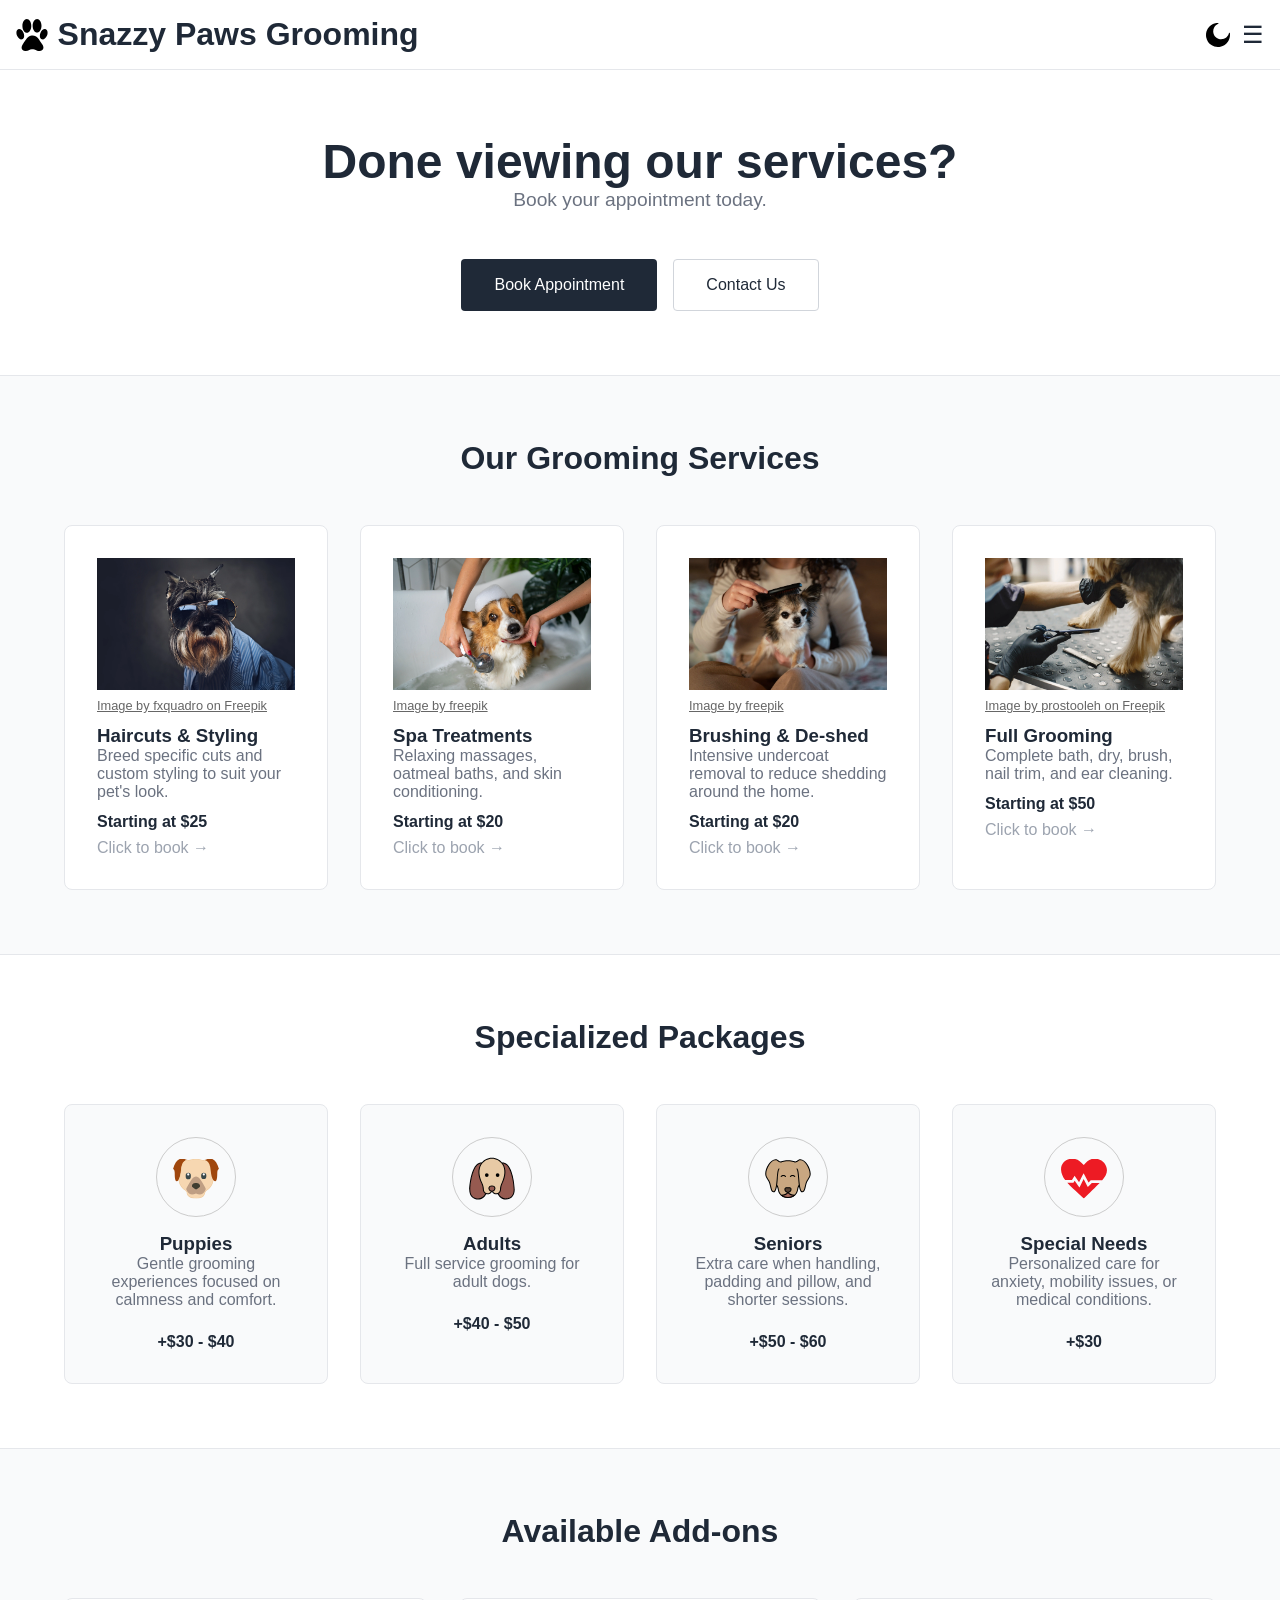
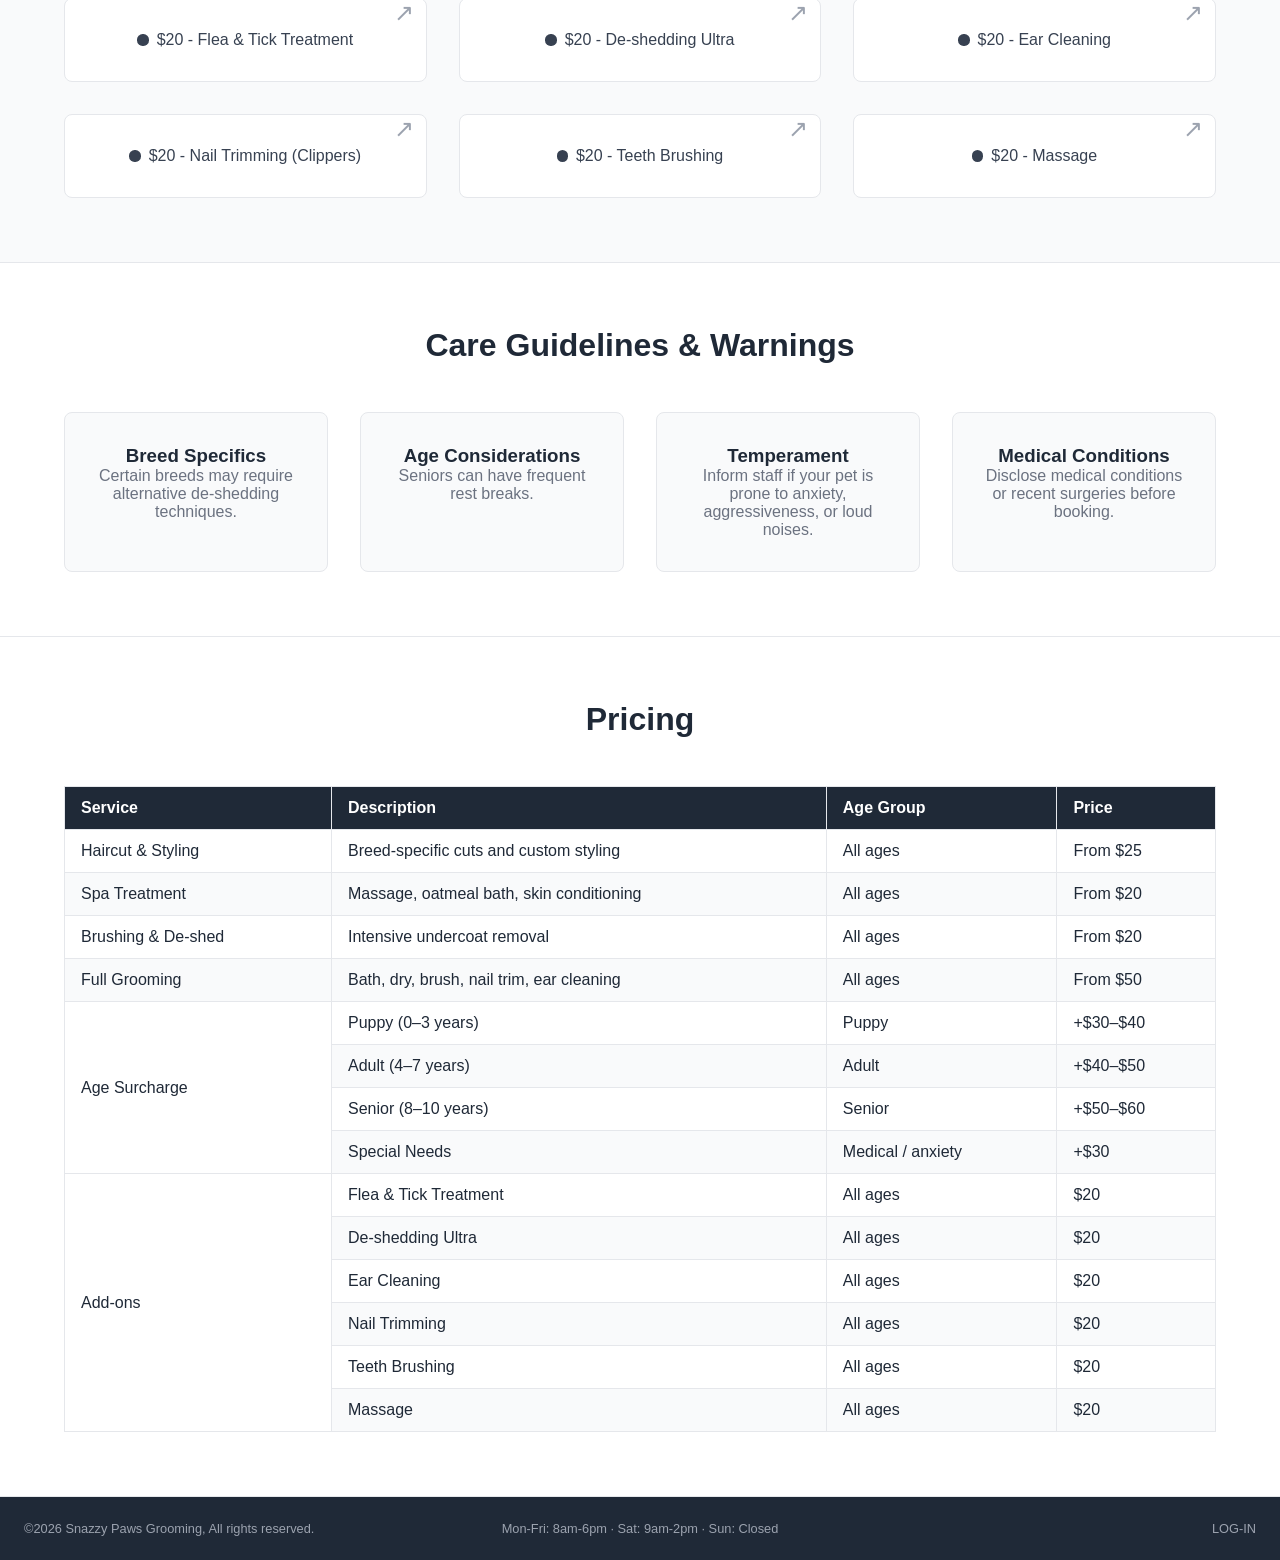
<file: services.html>
<!DOCTYPE html>
<html lang="en">

<head>
    <meta charset="UTF-8">
    <meta name="viewport" content="width=device-width, initial-scale=1.0">
    <meta name="description" content="Snazzy Paws Grooming Services.">

    <!-- Document Title + Icon -->
    <title>Services</title>
    <link rel="Icon" type="image/x-icon" href="images/icons/young_dog.svg">

    <link rel="stylesheet" href="https://www.w3schools.com/w3css/5/w3.css">
    <link rel="stylesheet" href="styles/main.css">
</head>

<body>
    <!-- Navigation Bar -->
    <header class="w3-bar">
        <!-- Icon + Title -->
        <h2 class="header-title">
            <a href="index.html" class="home-link">
                <img src="images/icons/paw.svg" alt="Snazzy Paws Logo" class="nav-icon">

                <span class="full-title">Snazzy Paws Grooming</span>
                <span class="short-title">Snazzy Paws</span>
            </a>
        </h2>

        <!-- Navigation Buttons -->
        <div class="button-group desktop-nav w3-bar-item">
            <button id="theme-toggle" class="theme-toggle-btn">
                <img src="images/icons/moon.svg" alt="Toggle dark mode" class="theme-icon">
            </button>
            <a href="gallery.html" class="w3-button">Gallery</a>
            <a href="services.html" class="w3-button">View Services</a>
            <a href="contact.html" class="w3-button">Contact Us</a>
            <a href="privacy.html" class="w3-button">Privacy Policy</a>
            <a href="staff-roster.html" class="w3-button">Staff Roster</a>
            <a href="booking.html" class="dark w3-button">Book Now</a>
        </div>

        <!-- Mobile dropdown button -->
        <div class="mobile-nav w3-bar-item">
            <button id="theme-toggle-mobile" class="theme-toggle-btn">
                <img src="images/icons/moon.svg" alt="Toggle dark mode" class="theme-icon">
            </button>
            <button id="mobile-menu-toggle">☰</button>
            <div id="mobile-menu" class="mobile-menu hidden">
                <a href="gallery.html" class="w3-button">Gallery</a>
                <a href="services.html" class="w3-button">View Services</a>
                <a href="contact.html" class="w3-button">Contact Us</a>
                <a href="privacy.html" class="w3-button">Privacy Policy</a>
                <a href="staff-roster.html" class="w3-button">Staff Roster</a>
                <a href="booking.html" class="dark w3-button">Book Now</a>
            </div>
        </div>
    </header>

    <!-- Core Page Content -->
    <main>
        <!-- Welcome Section (introduction and initial image) -->
        <section class="w3-container">
            <div class="section-inner center-hero">
                <h1 class="center-text">Done viewing our services?</h1>
                <p class="center-text header-margin">Book your appointment today.</p>
                <div class="button-group">
                    <a href="booking.html" class="dark w3-button">Book Appointment</a>
                    <a href="contact.html" class="w3-button">Contact Us</a>
                </div>
            </div>
        </section>

        <!-- Services Section -->
        <section class="dark w3-container">
            <div class="section-inner">
                <h2 class="center-text header-margin">Our Grooming Services</h2>

                <!-- Grid of Cards-->
                <div class="card-grid">
                    <div class="service-card w3-card" onclick="location.href='booking.html?package=haircut#start'">
                        <picture>
                            <source srcset="
                                images/gallery//dog_sunglasses_low.webp 480w,
                                images/gallery//dog_sunglasses_medium.webp 768w,
                                images/gallery//dog_sunglasses_full.webp 2000w" sizes="
                                    (max-width: 480px) 480px,
                                    (max-width: 768px) 768px,
                                    2000px" type="image/webp">

                            <img src="images/gallery//dog_sunglass_full.webp" class="placeholder-image"
                                alt="Dog wearing sunglasses" loading="lazy">
                        </picture>
                        <a href="https://www.freepik.com/free-photo/studio-portrait-fashionable-schnauzer-dogs-dressed-blue-shirt-sunglasses_24403038.htm"
                            class="image-credit quarter-margin">Image by fxquadro on Freepik</a>

                        <h3 class="quarter-margin">Haircuts & Styling</h3>
                        <p class="quarter-margin">Breed specific cuts and custom styling to suit your pet's look.</p>
                        <p style="color: var(--text-primary)"><strong>Starting at $25</strong></p>
                        <p class="click-hint">Click to book →</p>
                    </div>

                    <div class="service-card w3-card" onclick="location.href='booking.html?package=spa#start'">
                        <picture>
                            <source srcset="
                                images/gallery//dog_wash_low.webp 480w,
                                images/gallery//dog_wash_medium.webp 768w,
                                images/gallery//dog_wash_full.webp 2000w" sizes="
                                    (max-width: 480px) 480px,
                                    (max-width: 768px) 768px,
                                    2000px" type="image/webp">

                            <img src="images/gallery//dog_wash_full.webp" class="placeholder-image"
                                alt="Dog getting washed with soap" loading="lazy">
                        </picture>
                        <a href="https://www.freepik.com/free-photo/washing-pet-dog-home_30994379.htm"
                            class="image-credit quarter-margin">Image by freepik</a>

                        <h3 class="quarter-margin">Spa Treatments</h3>
                        <p class="quarter-margin">Relaxing massages, oatmeal baths, and skin conditioning.</p>
                        <p style="color: var(--text-primary)"><strong>Starting at $20</strong></p>
                        <p class="click-hint">Click to book →</p>
                    </div>

                    <div class="service-card w3-card" onclick="location.href='booking.html?package=brushing#start'">
                        <picture>
                            <source srcset="
                                images/gallery//dog_brushing_low.webp 480w,
                                images/gallery//dog_brushing_medium.webp 768w,
                                images/gallery//dog_brushing_normal.webp 2000w" sizes="
                                    (max-width: 480px) 480px,
                                    (max-width: 768px) 768px,
                                    2000px" type="image/webp">

                            <img src="images/gallery//dog_brushing_normal.webp" class="placeholder-image"
                                alt="Dog getting brushed" loading="lazy">
                        </picture>
                        <a href="https://www.freepik.com/free-photo/front-view-woman-with-chihuahua-dog_39701776.htm#fromView=search&page=1&position=11&uuid=081c084e-f704-489f-8abb-c65d314a43be&query=dog+brush"
                            class="image-credit quarter-margin">Image by freepik</a>

                        <h3 class="quarter-margin">Brushing & De-shed</h3>
                        <p class="quarter-margin">Intensive undercoat removal to reduce shedding around the home.</p>
                        <p style="color: var(--text-primary)"><strong>Starting at $20</strong></p>
                        <p class="click-hint">Click to book →</p>
                    </div>

                    <div class="service-card w3-card" onclick="location.href='booking.html?package=full#start'">
                        <picture>
                            <source srcset="
                                images/gallery//dog_haircut_low.webp 480w,
                                images/gallery//dog_haircut_medium.webp 768w,
                                images/gallery//dog_haircut_normal.webp 2000w" sizes="
                                    (max-width: 480px) 480px,
                                    (max-width: 768px) 768px,
                                    2000px" type="image/webp">

                            <img src="images/gallery//dog_sunglass_normal.webp" class="placeholder-image"
                                alt="Dog getting haircut" loading="lazy">
                        </picture>
                        <a href="https://www.freepik.com/free-photo/haircuting-process-small-dog-sits-table-dog-with-professional_17066192.htm#fromView=search&page=1&position=3&uuid=f922d2df-777f-47f3-a790-6fd4cc910935&query=dog+haircut"
                            class="image-credit quarter-margin">Image by prostooleh on Freepik</a>

                        <h3 class="quarter-margin">Full Grooming</h3>
                        <p class="quarter-margin">Complete bath, dry, brush, nail trim, and ear cleaning.</p>
                        <p style="color: var(--text-primary)"><strong>Starting at $50</strong></p>
                        <p class="click-hint">Click to book →</p>
                    </div>
                </div>
            </div>
        </section>

        <!-- Specialized Packages Section -->
        <section class="w3-container">
            <div class="section-inner">
                <h2 class="center-text header-margin">Specialized Packages</h2>

                <!-- Grid of Cards-->
                <div class="card-grid">
                    <div class="service-card w3-card">
                        <div class="icon-circle">
                            <img src="images/icons/young_dog.svg" alt="Young Puppy Icon">
                        </div>
                        <h3 class="center-text">Puppies</h3>
                        <p class="center-text half-margin">Gentle grooming experiences focused on calmness and comfort.</p>
                        <h4 class="center-text">+$30 - $40</h4>
                    </div>

                    <div class="service-card w3-card">
                        <div class="icon-circle">
                            <img src="images/icons/adult_dog.svg" alt="Adult Dog Icon">
                        </div>
                        <h3 class="center-text">Adults</h3>
                        <p class="center-text half-margin">Full service grooming for adult dogs.</p>
                        <h4 class="center-text">+$40 - $50</h4>
                    </div>

                    <div class="service-card w3-card">
                        <div class="icon-circle">
                            <img src="images/icons/elderly_dog.svg" alt="Old Dog Icon">
                        </div>
                        <h3 class="center-text">Seniors</h3>
                        <p class="center-text half-margin">Extra care when handling, padding and pillow, and shorter
                            sessions.</p>
                        <h4 class="center-text">+$50 - $60</h4>
                    </div>

                    <div class="service-card w3-card">
                        <div class="icon-circle">
                            <img src="images/icons/medical.svg" alt="Sick Dog Icon">
                        </div>
                        <h3 class="center-text">Special Needs</h3>
                        <p class="center-text half-margin">Personalized care for anxiety, mobility issues, or medical
                            conditions.</p>
                        <h4 class="center-text">+$30</h4>
                    </div>
                </div>
            </div>
        </section>

        <!-- Available Add-ons Section -->
        <section class="dark w3-container">
            <div class="section-inner">
                <h2 class="center-text header-margin">Available Add-ons</h2>

                <!-- Grid of Cards-->
                <div class="card-grid minimal-grid">
                    <div class="service-card minimal clickable w3-card"
                        onclick="location.href='booking.html?addon=addon-flea#addons'">
                        <span class="card-click-hint">↗</span>
                        <div class="bullet-item">
                            <div class="card-bullet"></div>
                            <p>$20 - Flea & Tick Treatment</p>
                        </div>
                    </div>

                    <div class="service-card minimal clickable w3-card"
                        onclick="location.href='booking.html?addon=addon-deshed#addons'">
                        <span class="card-click-hint">↗</span>
                        <div class="bullet-item">
                            <div class="card-bullet"></div>
                            <p>$20 - De-shedding Ultra</p>
                        </div>
                    </div>

                    <div class="service-card minimal clickable w3-card"
                        onclick="location.href='booking.html?addon=addon-ear#addons'">
                        <span class="card-click-hint">↗</span>
                        <div class="bullet-item">
                            <div class="card-bullet"></div>
                            <p>$20 - Ear Cleaning</p>
                        </div>
                    </div>

                    <div class="service-card minimal clickable w3-card"
                        onclick="location.href='booking.html?addon=addon-nail#addons'">
                        <span class="card-click-hint">↗</span>
                        <div class="bullet-item">
                            <div class="card-bullet"></div>
                            <p>$20 - Nail Trimming (Clippers)</p>
                        </div>
                    </div>

                    <div class="service-card minimal clickable w3-card"
                        onclick="location.href='booking.html?addon=addon-teeth#addons'">
                        <span class="card-click-hint">↗</span>
                        <div class="bullet-item">
                            <div class="card-bullet"></div>
                            <p>$20 - Teeth Brushing</p>
                        </div>
                    </div>

                    <div class="service-card minimal clickable w3-card"
                        onclick="location.href='booking.html?addon=addon-massage#addons'">
                        <span class="card-click-hint">↗</span>
                        <div class="bullet-item">
                            <div class="card-bullet"></div>
                            <p>$20 - Massage</p>
                        </div>
                    </div>
                </div>
            </div>
        </section>

        <!-- Care Guidelines & Warnings Section -->
        <section class="w3-container">
            <div class="section-inner">
                <h2 class="center-text header-margin">Care Guidelines & Warnings</h2>

                <!-- Grid of Cards-->
                <div class="card-grid">
                    <div class="service-card w3-card">
                        <h3 class="center-text">Breed Specifics</h3>
                        <p class="center-text">Certain breeds may require alternative de-shedding techniques.</p>
                    </div>

                    <div class="service-card w3-card">
                        <h3 class="center-text">Age Considerations</h3>
                        <p class="center-text">Seniors can have frequent rest breaks.</p>
                    </div>

                    <div class="service-card w3-card center-text">
                        <h3 class="center-text">Temperament</h3>
                        <p class="center-text">Inform staff if your pet is prone to anxiety,
                            aggressiveness, or loud noises.
                        </p>
                    </div>

                    <div class="service-card w3-card center-text">
                        <h3 class="center-text">Medical Conditions</h3>
                        <p class="center-text">Disclose medical conditions or recent surgeries before booking.</p>
                    </div>
                </div>
            </div>
        </section>

        <!-- Pricing Table Section -->
        <section class="w3-container">
            <div class="section-inner">
                <h2 class="center-text header-margin">Pricing</h2>

                <table class="pricing-table w3-table">
                    <thead>
                        <tr>
                            <th>Service</th>
                            <th>Description</th>
                            <th>Age Group</th>
                            <th>Price</th>
                        </tr>
                    </thead>
                    <tbody>
                        <tr>
                            <td>Haircut & Styling</td>
                            <td>Breed-specific cuts and custom styling</td>
                            <td>All ages</td>
                            <td>From $25</td>
                        </tr>
                        <tr>
                            <td>Spa Treatment</td>
                            <td>Massage, oatmeal bath, skin conditioning</td>
                            <td>All ages</td>
                            <td>From $20</td>
                        </tr>
                        <tr>
                            <td>Brushing & De-shed</td>
                            <td>Intensive undercoat removal</td>
                            <td>All ages</td>
                            <td>From $20</td>
                        </tr>
                        <tr>
                            <td>Full Grooming</td>
                            <td>Bath, dry, brush, nail trim, ear cleaning</td>
                            <td>All ages</td>
                            <td>From $50</td>
                        </tr>
                        <tr class="rowspan-row">
                            <td rowspan="4">Age Surcharge</td>
                            <td class="row-title">Puppy (0–3 years)</td>
                            <td>Puppy</td>
                            <td>+$30–$40</td>
                        </tr>
                        <tr class="rowspan-row">
                            <td>Adult (4–7 years)</td>
                            <td>Adult</td>
                            <td>+$40–$50</td>
                        </tr>
                        <tr class="rowspan-row">
                            <td>Senior (8–10 years)</td>
                            <td>Senior</td>
                            <td>+$50–$60</td>
                        </tr>
                        <tr class="rowspan-row">
                            <td>Special Needs</td>
                            <td>Medical / anxiety</td>
                            <td>+$30</td>
                        </tr>
                        <tr class="rowspan-row">
                            <td rowspan="6">Add-ons</td>
                            <td class="row-title">Flea & Tick Treatment</td>
                            <td>All ages</td>
                            <td>$20</td>
                        </tr>
                        <tr class="rowspan-row">
                            <td>De-shedding Ultra</td>
                            <td>All ages</td>
                            <td>$20</td>
                        </tr>
                        <tr class="rowspan-row">
                            <td>Ear Cleaning</td>
                            <td>All ages</td>
                            <td>$20</td>
                        </tr>
                        <tr class="rowspan-row">
                            <td>Nail Trimming</td>
                            <td>All ages</td>
                            <td>$20</td>
                        </tr>
                        <tr class="rowspan-row">
                            <td>Teeth Brushing</td>
                            <td>All ages</td>
                            <td>$20</td>
                        </tr>
                        <tr class="rowspan-row">
                            <td>Massage</td>
                            <td>All ages</td>
                            <td>$20</td>
                        </tr>
                    </tbody>
                </table>
            </div>
        </section>

        <div class="scroll-top-wrapper">
            <button class="scroll-top-btn" id="scroll-top-btn"
                onclick="window.scrollTo({top:0, behavior:'smooth'})">↑</button>
        </div>
    </main>

    <!-- Footer Bar -->
    <footer class="w3-bar">
        <p>©2026 Snazzy Paws Grooming, All rights reserved.</p>
        <p>Mon-Fri: 8am-6pm · Sat: 9am-2pm · Sun: Closed</p>
        <p>LOG-IN</p>
    </footer>

    <!-- Link JS -->
    <script src="js/main.js"></script>
</body>

</html>
</file>
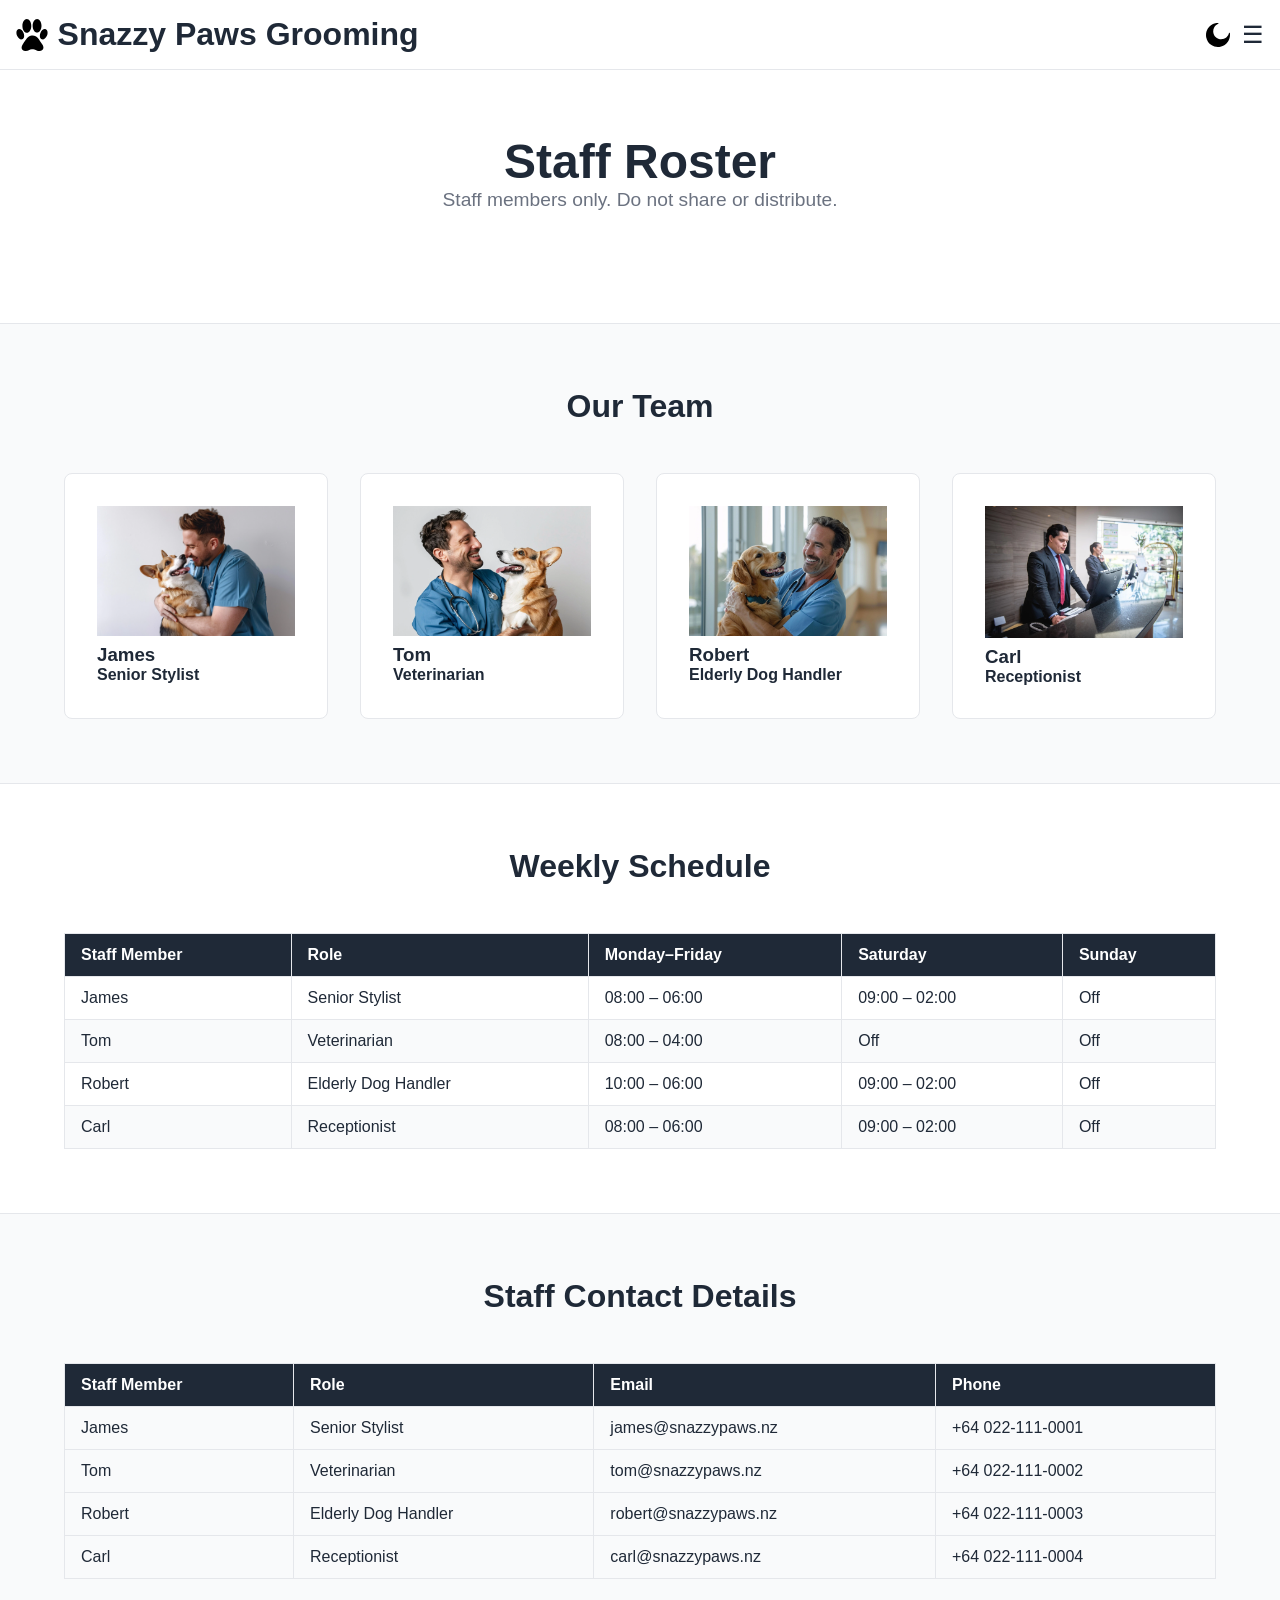
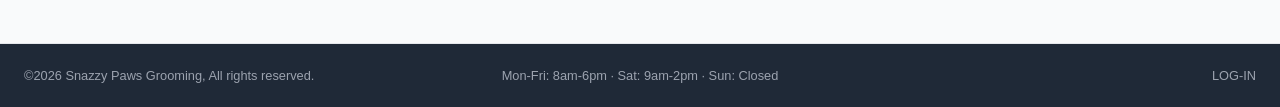
<file: staff-roster.html>
<!DOCTYPE html>
<html lang="en">

<head>
    <meta charset="UTF-8">
    <meta name="viewport" content="width=device-width, initial-scale=1.0">
    <meta name="description" content="Snazzy Paws Grooming Staff Roster.">

    <!-- Document Title + Icon -->
    <title>Staff Roster</title>
    <link rel="Icon" type="image/x-icon" href="images/icons/young_dog.svg">

    <link rel="stylesheet" href="https://www.w3schools.com/w3css/5/w3.css">
    <link rel="stylesheet" href="styles/main.css">
</head>

<body>
    <!-- Navigation Bar -->
    <header class="w3-bar">
        <!-- Icon + Title -->
        <h2 class="header-title w3-bar-item">
            <a href="index.html" class="home-link">
                <img src="images/icons/paw.svg" alt="Snazzy Paws Logo" class="nav-icon">

                <span class="full-title">Snazzy Paws Grooming</span>
                <span class="short-title">Snazzy Paws</span>
            </a>
        </h2>

        <!-- Navigation Buttons -->
        <div class="button-group desktop-nav w3-bar-item">
            <button id="theme-toggle" class="theme-toggle-btn">
                <img src="images/icons/moon.svg" alt="Toggle dark mode" class="theme-icon">
            </button>
            <a href="gallery.html" class="w3-button">Gallery</a>
            <a href="services.html" class="w3-button">View Services</a>
            <a href="contact.html" class="w3-button">Contact Us</a>
            <a href="privacy.html" class="w3-button">Privacy Policy</a>
            <a href="staff-roster.html" class="w3-button">Staff Roster</a>
            <a href="booking.html" class="dark w3-button">Book Now</a>
        </div>

        <!-- Mobile dropdown button -->
        <div class="mobile-nav w3-bar-item">
            <button id="theme-toggle-mobile" class="theme-toggle-btn">
                <img src="images/icons/moon.svg" alt="Toggle dark mode" class="theme-icon">
            </button>
            <button id="mobile-menu-toggle">☰</button>
            <div id="mobile-menu" class="mobile-menu hidden">
                <a href="gallery.html" class="w3-button">Gallery</a>
                <a href="services.html" class="w3-button">View Services</a>
                <a href="contact.html" class="w3-button">Contact Us</a>
                <a href="privacy.html" class="w3-button">Privacy Policy</a>
                <a href="staff-roster.html" class="w3-button">Staff Roster</a>
                <a href="booking.html" class="dark w3-button">Book Now</a>
            </div>
        </div>
    </header>

    <!-- Core Page Content -->
    <main>
        <!-- Page Title Section -->
        <section class="w3-container">
            <div class="section-inner center-hero">
                <h1 class="center-text">Staff Roster</h1>
                <p class="center-text header-margin">Staff members only. Do not share or distribute.</p>
            </div>
        </section>

        <!-- Staff Cards Section -->
        <section class="dark w3-container">
            <div class="section-inner">
                <h2 class="center-text header-margin">Our Team</h2>

                <!-- Grid of Cards -->
                <div class="card-grid">
                    <div class="service-card w3-card">
                        <picture>
                            <source srcset="
                                images/gallery/staff/stylist-ai_low.webp 480w,
                                images/gallery/staff/stylist-ai_medium.webp 768w,
                                images/gallery/staff/stylist-ai_full.webp 2000w" sizes="
                                    (max-width: 480px) 480px,
                                    (max-width: 768px) 768px,
                                    2000px" type="image/webp">
                            <img src="images/gallery/staff/stylist-ai_full.webp" class="placeholder-image"
                                alt="James - Senior Stylist" loading="lazy">
                        </picture>
                        <h3 class="quarter-margin">James</h3>
                        <h4 class="quarter-margin">Senior Stylist</h4>
                    </div>

                    <div class="service-card w3-card">
                        <picture>
                            <source srcset="
                                images/gallery/staff/veterinarian-ai_low.webp 480w,
                                images/gallery/staff/veterinarian-ai_medium.webp 768w,
                                images/gallery/staff/veterinarian-ai_full.webp 2000w" sizes="
                                    (max-width: 480px) 480px,
                                    (max-width: 768px) 768px,
                                    2000px" type="image/webp">
                            <img src="images/gallery/staff/veterinarian-ai_full.webp" class="placeholder-image"
                                alt="Tom - Veterinarian" loading="lazy">
                        </picture>
                        <h3 class="quarter-margin">Tom</h3>
                        <h4 class="quarter-margin">Veterinarian</h4>
                    </div>

                    <div class="service-card w3-card">
                        <picture>
                            <source srcset="
                                images/gallery/staff/elderly-handler-ai_low.webp 480w,
                                images/gallery/staff/elderly-handler-ai_medium.webp 768w,
                                images/gallery/staff/elderly-handler-ai_full.webp 2000w" sizes="
                                    (max-width: 480px) 480px,
                                    (max-width: 768px) 768px,
                                    2000px" type="image/webp">
                            <img src="images/gallery/staff/elderly-handler-ai_full.webp" class="placeholder-image"
                                alt="Robert - Elderly Dog Handler" loading="lazy">
                        </picture>
                        <h3 class="quarter-margin">Robert</h3>
                        <h4 class="quarter-margin">Elderly Dog Handler</h4>
                    </div>

                    <div class="service-card w3-card">
                        <picture>
                            <source srcset="
                                images/gallery/staff/receptionist-ai_low.webp 480w,
                                images/gallery/staff/receptionist-ai_medium.webp 768w,
                                images/gallery/staff/receptionist-ai_full.webp 2000w" sizes="
                                    (max-width: 480px) 480px,
                                    (max-width: 768px) 768px,
                                    2000px" type="image/webp">
                            <img src="images/gallery/staff/receptionist-ai_full.webp" class="placeholder-image"
                                alt="Carl - Receptionist" loading="lazy">
                        </picture>
                        <h3 class="quarter-margin">Carl</h3>
                        <h4 class="quarter-margin">Receptionist</h4>
                    </div>
                </div>
            </div>
        </section>

        <!-- Weekly Schedule Section -->
        <section class="w3-container">
            <div class="section-inner">
                <h2 class="center-text header-margin">Weekly Schedule</h2>

                <table class="pricing-table w3-table">
                    <thead>
                        <tr>
                            <th>Staff Member</th>
                            <th>Role</th>
                            <th>Monday–Friday</th>
                            <th>Saturday</th>
                            <th>Sunday</th>
                        </tr>
                    </thead>
                    <tbody>
                        <tr>
                            <td>James</td>
                            <td>Senior Stylist</td>
                            <td>08:00 – 06:00</td>
                            <td>09:00 – 02:00</td>
                            <td>Off</td>
                        </tr>
                        <tr>
                            <td>Tom</td>
                            <td>Veterinarian</td>
                            <td>08:00 – 04:00</td>
                            <td>Off</td>
                            <td>Off</td>
                        </tr>
                        <tr>
                            <td>Robert</td>
                            <td>Elderly Dog Handler</td>
                            <td>10:00 – 06:00</td>
                            <td>09:00 – 02:00</td>
                            <td>Off</td>
                        </tr>
                        <tr>
                            <td>Carl</td>
                            <td>Receptionist</td>
                            <td>08:00 – 06:00</td>
                            <td>09:00 – 02:00</td>
                            <td>Off</td>
                        </tr>
                    </tbody>
                </table>
            </div>
        </section>

        <!-- Contact Details Section -->
        <section class="dark w3-container">
            <div class="section-inner">
                <h2 class="center-text header-margin">Staff Contact Details</h2>

                <table class="pricing-table w3-table">
                    <thead>
                        <tr>
                            <th>Staff Member</th>
                            <th>Role</th>
                            <th>Email</th>
                            <th>Phone</th>
                        </tr>
                    </thead>
                    <tbody>
                        <tr>
                            <td>James</td>
                            <td>Senior Stylist</td>
                            <td>james@snazzypaws.nz</td>
                            <td>+64 022-111-0001</td>
                        </tr>
                        <tr>
                            <td>Tom</td>
                            <td>Veterinarian</td>
                            <td>tom@snazzypaws.nz</td>
                            <td>+64 022-111-0002</td>
                        </tr>
                        <tr>
                            <td>Robert</td>
                            <td>Elderly Dog Handler</td>
                            <td>robert@snazzypaws.nz</td>
                            <td>+64 022-111-0003</td>
                        </tr>
                        <tr>
                            <td>Carl</td>
                            <td>Receptionist</td>
                            <td>carl@snazzypaws.nz</td>
                            <td>+64 022-111-0004</td>
                        </tr>
                    </tbody>
                </table>
            </div>
        </section>

        <div class="scroll-top-wrapper">
            <button class="scroll-top-btn" id="scroll-top-btn"
                onclick="window.scrollTo({top:0, behavior:'smooth'})">↑</button>
        </div>
    </main>

    <!-- Footer Bar -->
    <footer class="w3-bar">
        <p>©2026 Snazzy Paws Grooming, All rights reserved.</p>
        <p>Mon-Fri: 8am-6pm · Sat: 9am-2pm · Sun: Closed</p>
        <p>LOG-IN</p>
    </footer>

    <!-- Link JS -->
    <script src="js/main.js"></script>
</body>

</html>
</file>
<file: styles/main.css>
:root {
    --bg-primary: #ffffff;
    --bg-secondary: #f9fafb;
    --bg-dark: #1f2937;
    --bg-gap: #000000;
    --bg-input: #f3f4f6;
    --bg-button-light: #ffffff;
    --bg-button-hover: #f7f4f4;
    --bg-icon-holder: #f0f2f3;
    --placeholder-bg: #cccccc;
    --placeholder-border: #999999;
    --text-primary: #1f2937;
    --text-secondary: #6b7280;
    --text-muted: #9ca3af;
    --text-credit: #666666;
    --text-dark-bg: #ffffff;
    --map-visited: #6b5ea8;
    --border: #e5e7eb;
    --border-light: #d1d5db;
    --accent: #374151;
    --status-open-bg: #f0fdf4;
    --status-open-text: #15803d;
    --status-closed-bg: #fdf0f0;
    --status-closed-text: #961919;
    --icon-filter: none
}

[data-theme="dark"] {
    --bg-primary: #1e1f35;
    --bg-secondary: #191a2e;
    --bg-dark: #19192c;
    --bg-gap: #0a0a14;
    --bg-input: #252540;
    --bg-button-light: #252540;
    --bg-button-hover: #2e2f50;
    --bg-icon-holder: #252540;
    --placeholder-bg: #252540;
    --placeholder-border: #3a3c6e;
    --text-primary: #f0f0f5;
    --text-secondary: #b0b0c8;
    --text-muted: #707088;
    --text-credit: #707088;
    --text-dark-bg: #f0f0f5;
    --link-visited: #9d8ec4;
    --border: #2a2b45;
    --border-light: #3a3c6e;
    --accent: #d8d8f0;
    --icon-filter: invert(1) opacity(0.85)
}

[data-theme="dark"] .booking-field input,
[data-theme="dark"] .booking-field select,
[data-theme="dark"] .booking-field textarea {
    background-color: var(--bg-input);
    border: 1px solid var(--border-light)
}

[data-theme="dark"] .appointment-date-input {
    background-color: var(--bg-input)
}

[data-theme="dark"] a.w3-button.dark {
    border: 1px solid var(--border-light)
}

* {
    box-sizing: border-box;
    margin: 0;
    padding: 0
}

html
{
    font-size: 16px !important;
}

html,
body {
    font-family: Arial, sans-serif !important;
    line-height: unset !important;
}

h1, h2, h3, h4, h5, h6
{
    font-family: Arial, sans-serif !important;
    font-weight: bold !important;
    line-height: normal !important;
    margin: 0px !important
}

body {
    display: flex;
    flex-direction: column;
    min-height: 100vh
}

h1 {
    font-size: 3rem !important;;
    color: var(--text-primary)
}

h2 {
    font-size: 2rem !important;;
    color: var(--text-primary)
}

h3,
h4 {
    color: var(--text-primary)
}

p {
    font-size: 1.2rem !important;;
    color: var(--text-secondary)
}

.map-link {
    text-decoration: none
}

.map-link:visited {
    color: var(--map-visited)
}

header,
footer {
    padding: 1rem;
    flex-shrink: 0;
    display: flex;
    justify-content: space-between;
    align-items: center
}

header {
    background-color: var(--bg-primary);
    border-bottom: 1px solid var(--border)
}

/* Make nav display everything in one line */
header.w3-bar .w3-bar-item
{
    padding: 0 !important;
    float: none !important;
    display: flex !important;
    align-items: center !important;
    
}

/* Disable w3-bar positioning (it's very ugly) */
header.w3-bar::before,
header.w3-bar::after
{
    display: none !important;
}

header.w3-bar .mobile-nav.w3-bar-item
{
    display: none !important;
}

footer {
    position: relative;
    padding: 1.5rem;
    background-color: var(--bg-dark)
}

footer p {
    color: var(--text-muted);
    font-size: .8rem !important;
}

.home-link {
    display: flex;
    align-items: center;
    gap: .6rem;
    text-decoration: none;
    color: inherit
}

.short-title {
    display: none
}

.desktop-nav {
    display: flex;
    gap: 1rem
}

.mobile-nav {
    display: none;
    gap: .5rem;
    align-items: center
}

main {
    flex: 1;
    display: flex;
    flex-direction: column;
    background-color: var(--bg-gap)
}

section {
    padding: 4rem;
    background-color: var(--bg-primary);
    border-bottom: 1px solid var(--border)
}

section.dark {
    background-color: var(--bg-secondary)
}

.section-inner {
    max-width: 1500px;
    margin: 0 auto;
    width: 100%
}

.center-hero {
    display: flex;
    flex-direction: column;
    align-items: center;
    justify-content: center
}

.center-hero h1 {
    margin-bottom: 0
}

.center-hero .button-group {
    justify-content: center;
    margin-top: 0
}

.theme-toggle-btn {
    background: none;
    border: none;
    cursor: pointer;
    padding: .25rem;
    display: flex;
    align-items: center;
    justify-content: center
}

.theme-icon {
    width: 1.5rem;
    height: 1.5rem;
    filter: var(--icon-filter)
}

.submit-btn {
    align-self: center;
    margin-top: .5rem;
    padding: 1rem 2rem;
    border-radius: 4px;
    cursor: pointer;
    font-size: 1rem !important;
    white-space: nowrap;
    background-color: var(--bg-dark);
    color: var(--text-dark-bg);
    border: none;
    text-decoration: none
}

.button-group {
    display: flex;
    gap: 1rem;
    margin-top: 1rem
}

header .button-group {
    margin-top: 0
}

a.w3-button {
    padding: 1rem 2rem !important;
    border-radius: 4px;
    cursor: pointer;
    font-size: 1rem !important;
    white-space: nowrap !important;
    background-color: var(--bg-button-light);
    color: var(--text-primary);
    border: 1px solid var(--border-light);
    text-decoration: none;

    user-select: unset;
    display: inherit;
    box-sizing: unset;
}

a.w3-button.dark
{
    background-color: var(--bg-dark);
    color: var(--text-dark-bg);
    border: 1px solid #fff0;
}

a.w3-button:hover {
    background-color: var(--bg-button-hover) !important;
    opacity: .9
}

a.w3-button.dark:hover
{
    color: var(--text-dark-bg) !important;
    background-color: var(--bg-dark) !important;
    opacity: .9;
}

.split {
    display: flex;
    gap: 1rem;
    flex-wrap: wrap
}

.split>.card {
    flex: 1 1 400px;
    max-width: 100%
}

.split .image-card .placeholder-image {
    width: 100%;
    height: auto
}

.card-grid {
    display: grid;
    grid-template-columns: repeat(auto-fit, minmax(250px, 1fr));
    gap: 2rem
}

.card-grid.minimal-grid {
    grid-template-columns: repeat(3, 1fr);
    gap: 2rem
}

.center-text {
    text-align: center
}

.header-margin {
    margin-bottom: 3rem !important
}

.half-margin {
    margin-bottom: 1.5rem
}

.quarter-margin {
    margin-bottom: .75rem
}

.bullet-item {
    display: flex;
    align-items: center;
    justify-content: center;
    gap: .5rem
}

.card-bullet {
    width: .7rem;
    height: .7rem;
    border-radius: 50%;
    background-color: var(--accent);
    flex-shrink: 0
}

.card {
    flex: 1;
    max-width: 50%;
    padding: 2rem;
    display: flex;
    flex-direction: column;
    gap: 1rem
}

.card p {
    max-width: 500px
}

.card.image-card {
    display: flex;
    flex-direction: column;
    align-items: flex-start;
    gap: .5rem
}

.service-card {
    background-color: var(--bg-secondary);
    border: 1px solid var(--border);
    padding: 2rem;
    border-radius: 8px;
    display: flex;
    flex-direction: column
}

.service-card.clickable {
    position: relative;
    cursor: pointer
}

section.dark .service-card {
    background-color: var(--bg-primary)
}

.service-card h4 {
    margin: 0 0 .5rem 0;
    font-weight: 600
}

.service-card p {
    font-size: 1rem !important;
}

.service-card ul {
    list-style-position: outside;
    padding-left: 1rem;
    color: var(--text-secondary)
}

.service-card li {
    margin-bottom: .3rem
}

.service-card li::marker {
    color: var(--text-secondary);
    font-size: .7rem !important;
}

.service-card .placeholder-image {
    width: 100%;
    margin-bottom: .5rem
}

.addon-card {
    padding: .75rem .6rem;
    cursor: pointer;
    flex-direction: row;
    align-items: center;
    gap: .5rem
}

.addon-checkbox {
    width: 1.1rem;
    height: 1.1rem;
    flex-shrink: 0;
    cursor: pointer;
    accent-color: var(--bg-dark)
}

.addon-card label {
    cursor: pointer;
    font-size: 1rem !important;
    color: var(--accent)
}

.card-grid .service-card.minimal {
    grid-column: span 1;
    width: auto;
    text-align: center
}

.card-grid .service-card.minimal p {
    color: var(--accent)
}

.card-click-hint {
    display: none
}

.service-card.clickable .card-click-hint {
    display: block;
    position: absolute;
    top: 0;
    right: .75rem;
    font-size: 1.5rem !important;
    color: var(--text-muted)
}

.click-hint {
    font-size: .85rem !important;
    color: var(--text-muted);
    margin-top: .5rem
}

.nav-icon {
    width: 2rem;
    height: 2rem;
    display: block;
    filter: var(--icon-filter)
}

.placeholder-image {
    width: 80%;
    max-width: 1920px;
    aspect-ratio: 16 / 9;
    background-color: var(--placeholder-bg);
    border: 1px dashed var(--placeholder-border)
}

img.placeholder-image {
    width: 100%;
    max-width: 1920px;
    aspect-ratio: unset;
    border: none;
    height: auto;
    display: block
}

.image-credit {
    font-size: .8rem !important;
    color: var(--text-credit);
    margin-top: 0
}

.icon-circle {
    width: 5rem;
    height: 5rem;
    margin: 0 auto 1rem auto;
    border: 1px solid var(--placeholder-bg);
    border-radius: 50%;
    display: flex;
    align-items: center;
    justify-content: center;
    overflow: hidden
}

.icon-circle img {
    width: 60%;
    height: 60%;
    object-fit: contain;
    transform: translateY(.1rem)
}

.status-container {
    display: flex;
    align-items: center;
    gap: .75rem;
    margin-bottom: 1rem
}

.status-bullet {
    width: .7rem;
    height: .7rem;
    border-radius: 50%;
    background-color: var(--status-open-text)
}

.status-card {
    width: fit-content;
    border-radius: 12px;
    font-size: .9rem !important;
    font-weight: 600;
    padding: .5rem
}

.status-card.open {
    background-color: var(--status-open-bg);
    color: var(--status-open-text)
}

.status-card.closed {
    background-color: var(--status-closed-bg);
    color: var(--status-closed-text)
}

.hours-list {
    display: flex;
    flex-direction: column;
    gap: .5rem
}

.hours-row {
    display: flex;
    justify-content: space-between;
    align-items: center;
    padding: .5rem 0;
    border-bottom: 1px solid var(--border-light);
    font-size: 1rem !important;
    color: var(--text-primary)
}

.hours-row:last-child {
    border-bottom: none
}

.hours-row .day,
.hours-row .time {
    flex-shrink: 0
}

.contact-card {
    display: flex;
    align-items: center;
    gap: .75rem;
    padding: .75rem 0;
    border-bottom: 1px solid var(--border)
}

.contact-card:last-of-type {
    border-bottom: none;
    margin-bottom: 1rem
}

.contact-card-icon-holder {
    display: flex;
    align-items: center;
    justify-content: center;
    width: 2.5rem;
    height: 2.5rem;
    background-color: var(--bg-icon-holder);
    border-radius: 8px
}

.contact-card-icon {
    width: 1.25rem;
    height: 1.25rem;
    flex-shrink: 0;
    margin-top: .1rem;
    filter: var(--icon-filter)
}

.contact-card-text {
    display: flex;
    flex-direction: column;
    gap: .2rem
}

.contact-card-title {
    font-weight: 600;
    font-size: 1rem !important;
    color: var(--text-primary)
}

.contact-card-detail {
    font-size: .95rem !important;
    color: var(--text-secondary)
}

.external-link-icon {
    display: inline-block;
    width: .85em;
    height: .85em;
    margin-left: .3em;
    vertical-align: middle;
    position: relative;
    top: -.05em;
    text-decoration: none
}

.embedded-map {
    width: 100%;
    height: 30rem;
    border-radius: 8px;
    border: 1px solid var(--border);
    overflow: hidden;
    margin-top: 1rem;
    background-color: var(--border)
}

.embedded-map iframe {
    width: 100%;
    height: 100%;
    border: none;
    display: block
}

.booking-card {
    background-color: var(--bg-primary);
    border: 1px solid var(--border);
    padding: 2rem 0 2rem 0;
    border-radius: 8px;
    display: flex;
    flex-direction: row
}

.booking-card.vertical {
    flex-direction: column;
    padding: 2rem
}

.booking-group {
    width: 50%;
    border-right: 1px solid var(--border);
    padding-left: 3rem;
    padding-right: 3rem
}

.booking-group:last-child {
    border: none
}

.booking-field {
    display: flex;
    align-items: center;
    gap: 1rem;
    margin-bottom: .5rem
}

.booking-field label {
    white-space: nowrap;
    width: 3rem;
    color: var(--text-primary)
}

.booking-field input,
.booking-field select,
.booking-field textarea {
    color: var(--text-primary)
}

.booking-field input {
    flex: 1;
    height: 1.75rem;
    width: 100%;
    min-width: 0
}

.booking-field select {
    height: 1.75rem;
    width: 100%;
    padding-left: .5rem;
    font-size: 1rem !important;
}

.booking-field.stacked {
    flex-direction: column;
    align-items: flex-start
}

.booking-field.stacked label {
    width: auto;
    max-width: 100%
}

.booking-field.stacked input {
    width: 100%;
    height: 10rem
}

.booking-field.stacked textarea {
    width: 100%;
    height: 7rem;
    resize: vertical
}

.booking-field label.label-wide {
    width: 6rem
}

.booking-field label.label-wider {
    width: 10rem
}

.booking-field input[type="checkbox"] {
    flex: none;
    width: 1.1rem;
    height: 1.1rem;
    accent-color: var(--bg-dark);
    cursor: pointer
}

.number-input {
    display: flex;
    align-items: center;
    border: 1px solid var(--border-light);
    border-radius: 4px;
    overflow: hidden;
    flex: 1;
    min-width: 0
}

.number-input input {
    flex: 1;
    min-width: 0;
    text-align: center;
    border: none;
    outline: none;
    font-size: 1rem !important;
    padding: .4rem 0;
    -moz-appearance: textfield;
    width: 0
}

.number-input input::-webkit-outer-spin-button,
.number-input input::-webkit-inner-spin-button {
    -webkit-appearance: none
}

.number-btn {
    padding: .4rem .75rem;
    background: var(--bg-input);
    border: none;
    border-radius: 0;
    cursor: pointer;
    font-size: 1rem !important;
    color: var(--text-primary)
}

.number-btn:hover {
    background: var(--border)
}

.appointment-date-input {
    min-height: 8.9rem;
    min-width: 100%;
    max-width: 100%;
    padding: 0 1rem;
    border: 1px solid var(--border-light);
    border-radius: 0;
    font-size: 1rem;
    color: var(--text-primary);
    background-color: var(--bg-input)
}

.scroll-top-wrapper {
    position: sticky;
    bottom: 0;
    height: 0;
    display: flex;
    align-items: flex-end;
    pointer-events: none
}

.scroll-top-btn {
    display: none;
    pointer-events: all;
    margin-right: 2rem;
    margin-left: auto;
    margin-bottom: 2rem;
    width: 3rem;
    height: 3rem;
    border-radius: 50%;
    border: none;
    background-color: var(--bg-dark);
    color: var(--text-dark-bg);
    font-size: 1.2rem !important;
    cursor: pointer;
    box-shadow: 0 2px 8px rgb(0 0 0 / .2)
}

.pricing-table {
    width: 100%;
    border-collapse: collapse;
    font-size: 1rem !important;
    color: var(--text-primary)
}

.pricing-table th,
.pricing-table td {
    padding: .75rem 1rem;
    text-align: left;
    border: 1px solid var(--border)
}

.pricing-table thead tr {
    background-color: var(--bg-dark);
    color: var(--text-dark-bg)
}

.pricing-table thead th {
    color: var(--text-dark-bg);
    font-weight: 600
}

.pricing-table tbody tr:nth-child(even) {
    background-color: var(--bg-secondary)
}

.pricing-table tbody tr:hover {
    background-color: var(--bg-button-hover)
}


/* W3.CSS adjustments (temp) */
.card.w3-card
{
    padding: 2rem !important;
    box-shadow: none !important;
}

section.w3-container
{
    padding: 4rem !important;
}

.service-card.w3-card
{
    box-shadow: none !important;
    padding: 2rem !important;
}

footer.w3-bar::before,
footer.w3-bar::after
{
    display: none !important;
}

header.w3-bar .w3-bar-item
{
    padding: 0 !important;
    float: none !important;
    display: flex !important;
    align-items: center !important;
    width: auto !important;
}


@media (max-width:768px) {
    .scroll-top-btn.visible {
        display: flex;
        align-items: center;
        justify-content: center
    }

    .header-title {
        font-size: 1.5rem !important;
    }

    .full-title {
        display: none
    }

    .short-title {
        display: inline;
        font-weight: 700
    }

    h1,
    h2,
    h3,
    p,
    .image-credit {
        text-align: center
    }

    h1 {
        font-size: 2rem !important;
    }

    .center-text-mobile {
        text-align: center
    }

    footer {
        flex-direction: column;
        gap: .5rem
    }

    section {
        padding: 2rem
    }

    .split>.card {
        padding: .5rem !important
    }

    .status-container {
        align-self: center
    }

    .button-group {
        flex-wrap: wrap;
        justify-content: center
    }

    .card-grid.minimal-grid {
        grid-template-columns: 1fr
    }

    .booking-card {
        flex-direction: column
    }

    .booking-group {
        width: 100%;
        border-right: none;
        border-bottom: 1px solid var(--border);
        padding: 1.5rem
    }

    .booking-group:first-child {
        padding-top: 0
    }

    .booking-group:last-child {
        border-bottom: none;
        padding-bottom: 0
    }

    .appointment-date-input {
        min-height: 6.9rem
    }

    .pricing-table thead {
        display: none
    }

    .pricing-table tr {
        display: block;
        margin-bottom: 1rem;
        border: 1px solid var(--border);
        border-radius: 8px;
        overflow: hidden
    }

    .pricing-table td {
        display: flex;
        justify-content: space-between;
        border: none;
        border-bottom: 1px solid var(--border);
        font-size: .95rem !important;
    }

    .pricing-table td:last-child {
        border-bottom: none
    }

    .pricing-table td[rowspan] {
        display: none
    }

    .pricing-table td:first-child,
    .pricing-table tr.rowspan-row td:first-child,
    .pricing-table td.row-title {
        background-color: var(--bg-dark);
        color: var(--text-dark-bg);
        font-weight: 600
    }

    [data-theme="dark"] .pricing-table tr:nth-child(even) td:first-child,
    [data-theme="dark"] .pricing-table td.row-title {
        background-color: var(--bg-gap)
    }

    section.w3-container
    {
        padding: 2rem !important;
    }
}

/* Separate nav bar compressing point */
@media (max-width:1500px)
{
    .desktop-nav {
        display: none !important
    }

    .mobile-nav {
        display: flex
    }

    .mobile-menu {
        position: absolute;
        top: 4rem;
        right: 0;
        background: var(--bg-primary);
        border: 1px solid var(--border-light);
        border-radius: 8px;
        flex-direction: column;
        display: flex;
        min-width: 150px;
        z-index: 100;
        overflow: hidden
    }

    .mobile-menu.hidden {
        display: none
    }

    .mobile-menu a {
        height: fit-content;
        border: none;
        border-radius: 0;
        border-bottom: 1px solid var(--border-light);
        font-size: 1rem !important;
    }

    .mobile-menu a:last-child {
        border-bottom: none
    }

    #mobile-menu-toggle {
        background: none;
        border: none;
        font-size: 1.5rem !important;
        cursor: pointer;
        color: var(--text-primary)
    }

    header.w3-bar .desktop-nav.w3-bar-item
    {
        display: none !important;
    }

    header.w3-bar .mobile-nav.w3-bar-item
    {
        display: flex !important;
    }
}

@media (min-width:769px) {
    .mobile-margin {
        margin-bottom: 0 !important
    }

    footer p:nth-child(2) {
        position: absolute;
        left: 50%;
        transform: translateX(-50%)
    }
}
</file>
<file: styles/gallery.css>
.carousel-outer {
    position: relative;
    display: flex;
    align-items: center;
    gap: .75rem
}

.carousel-track-wrapper {
    overflow: hidden;
    flex: 1;
    border-radius: 8px;
    cursor: grab;
    user-select: none;
    -webkit-user-select: none
}

.carousel-track-wrapper.dragging {
    cursor: grabbing
}

.carousel-track.no-transition {
    transition: none
}

.carousel-track {
    display: flex;
    gap: 1.5rem;
    transition: transform 0.3s ease
}

.carousel-slide {
    flex-shrink: 0;
    width: 100%;
    border-radius: 8px;
    overflow: hidden;
    background-color: var(--bg-secondary);
    border: 1px solid var(--border);
    display: flex;
    flex-direction: column
}

.carousel-slide-body {
    padding: 1rem 1.25rem 1.25rem;
    display: flex;
    flex-direction: column;
    gap: .4rem
}

.carousel-slide-body h3 {
    margin: 0
}

.carousel-slide-body p {
    font-size: .9rem;
    margin: 0
}

.carousel-outer {
    display: flex;
    align-items: center
}

.carousel-arrow {
    flex-shrink: 0;
    width: 2.6rem;
    height: 2.6rem;
    padding-bottom: .25rem;
    border-radius: 50%;
    border: 1px solid var(--border-light);
    background-color: var(--bg-button-light);
    color: var(--text-primary);
    font-size: 1.5rem;
    line-height: 1;
    cursor: pointer;
    display: flex;
    align-items: center;
    justify-content: center;
    transition: background-color 0.15s
}

.carousel-arrow:hover {
    background-color: var(--bg-button-hover)
}

.carousel-arrow:disabled {
    opacity: .3;
    cursor: default
}

.carousel-dots {
    display: flex;
    justify-content: center;
    align-items: center;
    gap: .5rem;
    margin-top: 1rem
}

.carousel-dot {
    border-radius: 50%;
    background-color: var(--border-light);
    border: none;
    cursor: pointer;
    padding: 0;
    transition: width 0.2s, height 0.2s, background-color 0.2s;
    width: .45rem;
    height: .45rem
}

.carousel-dot.active {
    background-color: var(--accent);
    width: .7rem;
    height: .7rem
}

#team-section .card-grid {
    grid-template-columns: repeat(auto-fill, minmax(280px, 1fr));
    max-width: 100%
}

@media (min-width:769px) {
    .carousel-slide {
        width: calc((100% - 3rem) / 3)
    }

    .carousel-dots {
        display: none
    }

    #team-section .card-grid {
        grid-template-columns: repeat(3, 1fr)
    }
}

@media (max-width:768px) {
    .carousel-arrow {
        display: none
    }
}
</file>
